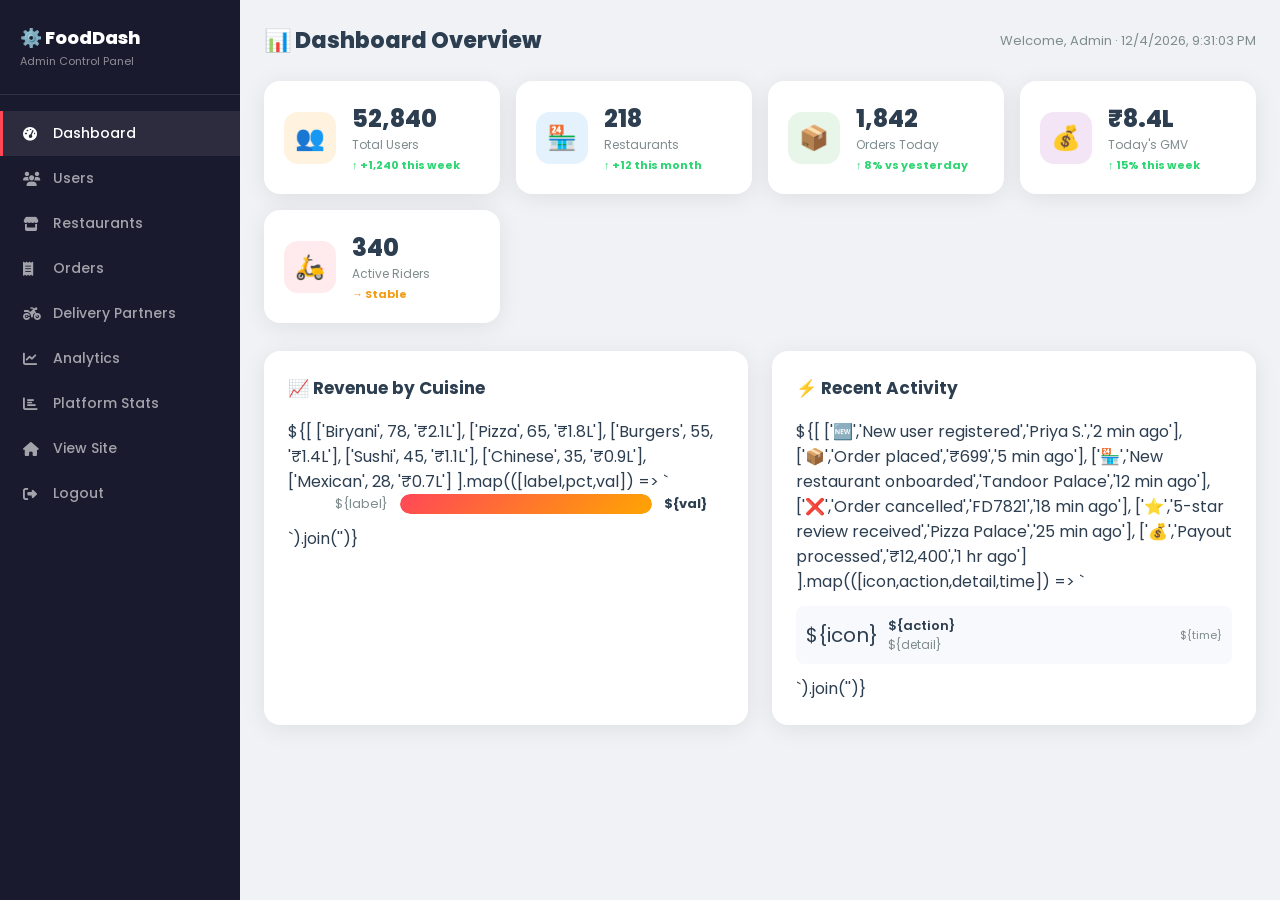
<file: pages/admin.html>
<!DOCTYPE html>
<html lang="en">
<head>
  <meta charset="UTF-8"/>
  <meta name="viewport" content="width=device-width, initial-scale=1.0"/>
  <title>Admin Panel — FoodDash</title>
  <link rel="stylesheet" href="../css/style.css"/>
  <link href="https://fonts.googleapis.com/css2?family=Poppins:wght@300;400;500;600;700;800&display=swap" rel="stylesheet"/>
  <link rel="stylesheet" href="https://cdnjs.cloudflare.com/ajax/libs/font-awesome/6.4.0/css/all.min.css"/>
  <style>
    body { background: #f0f2f5; font-family: 'Poppins', sans-serif; }
    .admin-layout { display: flex; min-height: 100vh; }
    /* Sidebar */
    .admin-sidebar { width: 240px; background: #1a1a2e; color: white; flex-shrink: 0; position: fixed; height: 100vh; overflow-y: auto; }
    .admin-logo { padding: 24px 20px; border-bottom: 1px solid rgba(255,255,255,0.1); }
    .admin-logo h2 { font-size: 18px; font-weight: 800; }
    .admin-logo p  { font-size: 11px; opacity: 0.5; margin-top: 2px; }
    .admin-nav { padding: 16px 0; }
    .admin-nav-item { display: flex; align-items: center; gap: 12px; padding: 12px 20px; font-size: 14px; font-weight: 500; cursor: pointer; color: rgba(255,255,255,0.6); transition: all 0.2s; border-left: 3px solid transparent; }
    .admin-nav-item:hover, .admin-nav-item.active { color: white; background: rgba(255,255,255,0.08); border-left-color: var(--primary); }
    .admin-nav-item i { width: 18px; }
    /* Main */
    .admin-main { margin-left: 240px; flex: 1; padding: 24px; }
    .admin-header { display: flex; align-items: center; justify-content: space-between; margin-bottom: 24px; }
    .admin-header h1 { font-size: 22px; font-weight: 800; }
    /* KPI Grid */
    .kpi-grid { display: grid; grid-template-columns: repeat(auto-fit, minmax(200px, 1fr)); gap: 16px; margin-bottom: 28px; }
    .kpi-card { background: white; border-radius: var(--radius); padding: 20px; box-shadow: var(--shadow); display: flex; align-items: center; gap: 16px; }
    .kpi-icon { width: 52px; height: 52px; border-radius: 14px; display: flex; align-items: center; justify-content: center; font-size: 24px; flex-shrink: 0; }
    .kpi-icon.orange  { background: #fff3e0; }
    .kpi-icon.blue    { background: #e3f2fd; }
    .kpi-icon.green   { background: #e8f5e9; }
    .kpi-icon.purple  { background: #f3e5f5; }
    .kpi-icon.red     { background: #ffebee; }
    .kpi-body h3 { font-size: 24px; font-weight: 800; }
    .kpi-body p  { font-size: 12px; color: var(--text-light); }
    .kpi-body .trend { font-size: 11px; font-weight: 700; margin-top: 3px; }
    /* Panel */
    .panel { background: white; border-radius: var(--radius); box-shadow: var(--shadow); padding: 24px; margin-bottom: 24px; }
    .panel-title { font-size: 17px; font-weight: 700; margin-bottom: 18px; display: flex; align-items: center; justify-content: space-between; }
    /* Table */
    .admin-table { width: 100%; border-collapse: collapse; }
    .admin-table th { text-align: left; font-size: 11px; font-weight: 700; text-transform: uppercase; color: var(--text-light); padding: 0 12px 12px; border-bottom: 2px solid var(--border); }
    .admin-table td { padding: 12px; font-size: 13px; border-bottom: 1px solid var(--border); }
    .admin-table tr:last-child td { border-bottom: none; }
    .admin-table tr:hover td { background: #f8f9fc; }
    .user-avatar { width: 32px; height: 32px; border-radius: 50%; background: linear-gradient(135deg,var(--primary),var(--secondary)); display: flex; align-items: center; justify-content: center; font-size: 14px; color: white; font-weight: 700; }
    .action-icon { padding: 6px 10px; border: none; border-radius: 6px; cursor: pointer; font-size: 13px; transition: all 0.2s; }
    .action-icon:hover { transform: scale(1.1); }
    /* Chart */
    .chart-bar-row { display: flex; align-items: center; gap: 12px; margin-bottom: 12px; }
    .chart-bar-label { width: 100px; font-size: 13px; color: var(--text-light); flex-shrink: 0; text-align: right; }
    .chart-bar-track { flex: 1; height: 20px; background: #f0f0f0; border-radius: 10px; overflow: hidden; }
    .chart-bar-fill { height: 100%; border-radius: 10px; background: linear-gradient(135deg,var(--primary),var(--secondary)); transition: width 1s ease; }
    .chart-bar-val { width: 60px; font-size: 13px; font-weight: 700; flex-shrink: 0; }
    @media(max-width:768px){ .admin-sidebar{display:none;} .admin-main{margin-left:0;} }
  </style>
</head>
<body>
  <div class="admin-layout">
    <aside class="admin-sidebar">
      <div class="admin-logo">
        <h2>⚙️ FoodDash</h2>
        <p>Admin Control Panel</p>
      </div>
      <nav class="admin-nav">
        <div class="admin-nav-item active" onclick="showPanel('dashboard',this)"><i class="fas fa-tachometer-alt"></i> Dashboard</div>
        <div class="admin-nav-item" onclick="showPanel('users',this)"><i class="fas fa-users"></i> Users</div>
        <div class="admin-nav-item" onclick="showPanel('restaurants',this)"><i class="fas fa-store"></i> Restaurants</div>
        <div class="admin-nav-item" onclick="showPanel('orders',this)"><i class="fas fa-receipt"></i> Orders</div>
        <div class="admin-nav-item" onclick="showPanel('riders',this)"><i class="fas fa-motorcycle"></i> Delivery Partners</div>
        <div class="admin-nav-item" onclick="showPanel('analytics',this)"><i class="fas fa-chart-line"></i> Analytics</div>
        <div class="admin-nav-item" onclick="window.location.href='statistics.html'"><i class="fas fa-chart-bar"></i> Platform Stats</div>
        <div class="admin-nav-item" onclick="window.location.href='../index.html'"><i class="fas fa-home"></i> View Site</div>
        <div class="admin-nav-item" onclick="Auth.logout()"><i class="fas fa-sign-out-alt"></i> Logout</div>
      </nav>
    </aside>

    <main class="admin-main">
      <div class="admin-header">
        <h1 id="adminPanelTitle">📊 Dashboard Overview</h1>
        <div style="font-size:13px;color:var(--text-light)">Welcome, Admin · <span id="adminTime"></span></div>
      </div>

      <!-- KPI Cards -->
      <div class="kpi-grid">
        <div class="kpi-card"><div class="kpi-icon orange">👥</div><div class="kpi-body"><h3>52,840</h3><p>Total Users</p><div class="trend" style="color:var(--accent)">↑ +1,240 this week</div></div></div>
        <div class="kpi-card"><div class="kpi-icon blue">🏪</div><div class="kpi-body"><h3>218</h3><p>Restaurants</p><div class="trend" style="color:var(--accent)">↑ +12 this month</div></div></div>
        <div class="kpi-card"><div class="kpi-icon green">📦</div><div class="kpi-body"><h3>1,842</h3><p>Orders Today</p><div class="trend" style="color:var(--accent)">↑ 8% vs yesterday</div></div></div>
        <div class="kpi-card"><div class="kpi-icon purple">💰</div><div class="kpi-body"><h3>₹8.4L</h3><p>Today's GMV</p><div class="trend" style="color:var(--accent)">↑ 15% this week</div></div></div>
        <div class="kpi-card"><div class="kpi-icon red">🛵</div><div class="kpi-body"><h3>340</h3><p>Active Riders</p><div class="trend" style="color:#f39c12">→ Stable</div></div></div>
      </div>

      <!-- Dashboard Panel -->
      <div id="panel-dashboard">
        <div style="display:grid;grid-template-columns:1fr 1fr;gap:24px">
          <div class="panel">
            <div class="panel-title">📈 Revenue by Cuisine</div>
            ${[
              ['Biryani',  78, '₹2.1L'],
              ['Pizza',    65, '₹1.8L'],
              ['Burgers',  55, '₹1.4L'],
              ['Sushi',    45, '₹1.1L'],
              ['Chinese',  35, '₹0.9L'],
              ['Mexican',  28, '₹0.7L']
            ].map(([label,pct,val]) => `
              <div class="chart-bar-row">
                <div class="chart-bar-label">${label}</div>
                <div class="chart-bar-track"><div class="chart-bar-fill" style="width:${pct}%"></div></div>
                <div class="chart-bar-val">${val}</div>
              </div>`).join('')}
          </div>
          <div class="panel">
            <div class="panel-title">⚡ Recent Activity</div>
            <div style="display:flex;flex-direction:column;gap:12px">
              ${[
                ['🆕','New user registered','Priya S.','2 min ago'],
                ['📦','Order placed','₹699','5 min ago'],
                ['🏪','New restaurant onboarded','Tandoor Palace','12 min ago'],
                ['❌','Order cancelled','FD7821','18 min ago'],
                ['⭐','5-star review received','Pizza Palace','25 min ago'],
                ['💰','Payout processed','₹12,400','1 hr ago']
              ].map(([icon,action,detail,time]) => `
                <div style="display:flex;align-items:center;gap:10px;padding:10px;background:#f8f9fc;border-radius:8px">
                  <span style="font-size:20px">${icon}</span>
                  <div style="flex:1"><div style="font-size:13px;font-weight:600">${action}</div><div style="font-size:12px;color:var(--text-light)">${detail}</div></div>
                  <div style="font-size:11px;color:var(--text-light)">${time}</div>
                </div>`).join('')}
            </div>
          </div>
        </div>
      </div>

      <!-- Users Panel -->
      <div id="panel-users" style="display:none">
        <div class="panel">
          <div class="panel-title">Users Management <span style="font-size:13px;color:var(--text-light);font-weight:400">52,840 total</span></div>
          <div style="overflow-x:auto">
            <table class="admin-table">
              <thead><tr><th>User</th><th>Email</th><th>Phone</th><th>Orders</th><th>Total Spent</th><th>Joined</th><th>Status</th><th>Actions</th></tr></thead>
              <tbody>
                ${[
                  ['A','Amit Kumar',  'amit@example.com',  '+91 98765','28','₹14,200','Jan 2026','active'],
                  ['P','Priya Sharma','priya@example.com', '+91 87654','15','₹8,900', 'Mar 2026','active'],
                  ['R','Rohan Verma', 'rohan@example.com', '+91 76543','42','₹21,600','Nov 2025','active'],
                  ['S','Sneha Patel', 'sneha@example.com', '+91 65432','7', '₹3,400', 'Jul 2026','suspended']
                ].map(([init,name,email,phone,orders,spent,joined,status]) => `
                  <tr>
                    <td><div style="display:flex;align-items:center;gap:10px"><div class="user-avatar">${init}</div><strong>${name}</strong></div></td>
                    <td style="color:var(--text-light)">${email}</td>
                    <td style="color:var(--text-light)">${phone}</td>
                    <td><strong>${orders}</strong></td>
                    <td><strong>${spent}</strong></td>
                    <td style="color:var(--text-light)">${joined}</td>
                    <td><span class="badge ${status==='active'?'badge-green':'badge-red'}">${status}</span></td>
                    <td>
                      <button class="action-icon" style="background:#e8f4fd" onclick="Toast.show('User details','info')">👁️</button>
                      <button class="action-icon" style="background:#ffeaea" onclick="Toast.show('User action applied','success')">⚡</button>
                    </td>
                  </tr>`).join('')}
              </tbody>
            </table>
          </div>
        </div>
      </div>

      <!-- Restaurants Panel -->
      <div id="panel-restaurants" style="display:none">
        <div class="panel">
          <div class="panel-title">Restaurants Management <span style="font-size:13px;color:var(--text-light);font-weight:400">218 total</span></div>
          <div style="overflow-x:auto">
            <table class="admin-table">
              <thead><tr><th>Restaurant</th><th>Cuisine</th><th>Rating</th><th>Orders</th><th>Revenue</th><th>Status</th><th>Actions</th></tr></thead>
              <tbody id="restTableBody"></tbody>
            </table>
          </div>
        </div>
      </div>

      <!-- Orders Panel -->
      <div id="panel-orders" style="display:none">
        <div class="panel">
          <div class="panel-title">All Orders <span style="font-size:13px;color:var(--text-light);font-weight:400">1,842 today</span></div>
          <div style="overflow-x:auto">
            <table class="admin-table">
              <thead><tr><th>Order ID</th><th>Customer</th><th>Restaurant</th><th>Amount</th><th>Status</th><th>Time</th><th>Action</th></tr></thead>
              <tbody>
                ${[
                  ['FD9001','Amit Kumar',  'Pizza Palace',   '₹748','delivered','2:30 PM'],
                  ['FD9002','Priya Sharma','Biryani Bazaar', '₹428','preparing', '2:45 PM'],
                  ['FD9003','Rohan Verma', 'Burger Barn',    '₹348','confirmed', '2:50 PM'],
                  ['FD9004','Sneha Patel', 'Sushi Central',  '₹899','on-the-way','2:55 PM'],
                  ['FD9005','Karan Mehta', 'Taco Fiesta',    '₹578','cancelled', '3:00 PM']
                ].map(([id,cust,rest,amt,status,time]) => `
                  <tr>
                    <td><strong>#${id}</strong></td>
                    <td>${cust}</td>
                    <td>${rest}</td>
                    <td><strong>${amt}</strong></td>
                    <td><span class="badge ${{'delivered':'badge-green','cancelled':'badge-red','confirmed':'badge-yellow','preparing':'badge-blue','on-the-way':'badge-blue'}[status]}">${status}</span></td>
                    <td style="color:var(--text-light)">${time}</td>
                    <td><button class="action-icon" style="background:#e8f4fd" onclick="Toast.show('Order #${id} details','info')">👁️</button></td>
                  </tr>`).join('')}
              </tbody>
            </table>
          </div>
        </div>
      </div>

      <!-- Riders Panel -->
      <div id="panel-riders" style="display:none">
        <div class="panel">
          <div class="panel-title">Delivery Partners <span style="font-size:13px;color:var(--text-light);font-weight:400">340 active</span></div>
          <div style="overflow-x:auto">
            <table class="admin-table">
              <thead><tr><th>Rider</th><th>Zone</th><th>Status</th><th>Today</th><th>Rating</th><th>Earnings</th><th>Actions</th></tr></thead>
              <tbody>
                ${[
                  ['Rahul Kumar', 'North Delhi','online', '8 deliveries','4.8⭐','₹640'],
                  ['Arjun Sharma','South Delhi','busy',   '5 deliveries','4.7⭐','₹400'],
                  ['Deepak Singh','East Delhi', 'online', '12 deliveries','4.9⭐','₹960'],
                  ['Mohan Das',   'West Delhi', 'offline','3 deliveries', '4.5⭐','₹240']
                ].map(([name,zone,status,today,rating,earn]) => `
                  <tr>
                    <td><div style="display:flex;align-items:center;gap:10px"><span style="font-size:20px">🛵</span><strong>${name}</strong></div></td>
                    <td style="color:var(--text-light)">${zone}</td>
                    <td><span class="badge ${{online:'badge-green',busy:'badge-yellow',offline:'badge-red'}[status]}">${status}</span></td>
                    <td>${today}</td>
                    <td>${rating}</td>
                    <td style="color:var(--accent);font-weight:700">${earn}</td>
                    <td><button class="action-icon" style="background:#e8f4fd" onclick="Toast.show('Rider details','info')">👁️</button></td>
                  </tr>`).join('')}
              </tbody>
            </table>
          </div>
        </div>
      </div>

      <!-- Analytics Panel -->
      <div id="panel-analytics" style="display:none">
        <div class="panel">
          <div class="panel-title">📈 Platform Analytics</div>
          <div style="display:grid;grid-template-columns:1fr 1fr 1fr;gap:20px">
            <div style="text-align:center;padding:20px;background:#f8f9fc;border-radius:12px">
              <div style="font-size:36px;font-weight:800;color:var(--primary)">₹42L</div>
              <div style="color:var(--text-light);font-size:14px">Monthly GMV</div>
              <div style="color:var(--accent);font-size:12px;font-weight:700;margin-top:4px">↑ 23% MoM</div>
            </div>
            <div style="text-align:center;padding:20px;background:#f8f9fc;border-radius:12px">
              <div style="font-size:36px;font-weight:800;color:var(--secondary)">4.7</div>
              <div style="color:var(--text-light);font-size:14px">Avg Platform Rating</div>
              <div style="color:var(--accent);font-size:12px;font-weight:700;margin-top:4px">↑ 0.2 this quarter</div>
            </div>
            <div style="text-align:center;padding:20px;background:#f8f9fc;border-radius:12px">
              <div style="font-size:36px;font-weight:800;color:var(--accent)">94%</div>
              <div style="color:var(--text-light);font-size:14px">On-Time Delivery</div>
              <div style="color:var(--accent);font-size:12px;font-weight:700;margin-top:4px">↑ 2% this month</div>
            </div>
          </div>
        </div>
      </div>
    </main>
  </div>

  <script src="../data/restaurants.js"></script>
  <script src="../js/app.js"></script>
  <script>
    document.addEventListener('DOMContentLoaded', () => {
      document.getElementById('adminTime').textContent = new Date().toLocaleString();
      // Populate restaurants table
      const tbody = document.getElementById('restTableBody');
      if (tbody) {
        tbody.innerHTML = RESTAURANTS.map(r => `
          <tr>
            <td><div style="display:flex;align-items:center;gap:10px"><span style="font-size:24px">${r.emoji}</span><strong>${r.name}</strong></div></td>
            <td style="color:var(--text-light)">${r.cuisine.join(', ')}</td>
            <td>⭐ ${r.rating} (${r.reviews.toLocaleString()})</td>
            <td>${Math.floor(Math.random()*500+100)}</td>
            <td style="color:var(--accent);font-weight:700">₹${(Math.floor(Math.random()*50+20)*1000).toLocaleString()}</td>
            <td><span class="badge badge-green">Active</span></td>
            <td>
              <button class="action-icon" style="background:#e8f4fd" onclick="Toast.show('${r.name} details','info')">👁️</button>
              <button class="action-icon" style="background:#ffeaea" onclick="Toast.show('${r.name} suspended','info')">⚡</button>
            </td>
          </tr>`).join('');
      }
    });

    function showPanel(name, el) {
      ['dashboard','users','restaurants','orders','riders','analytics'].forEach(p => {
        const panel = document.getElementById('panel-'+p);
        if (panel) panel.style.display = p === name ? 'block' : 'none';
      });
      document.querySelectorAll('.admin-nav-item').forEach(i => i.classList.remove('active'));
      el.classList.add('active');
      const titles = {dashboard:'📊 Dashboard Overview',users:'👥 Users Management',restaurants:'🏪 Restaurants',orders:'📦 All Orders',riders:'🛵 Delivery Partners',analytics:'📈 Analytics'};
      document.getElementById('adminPanelTitle').textContent = titles[name];
    }
  </script>
</body>
</html>
</file>
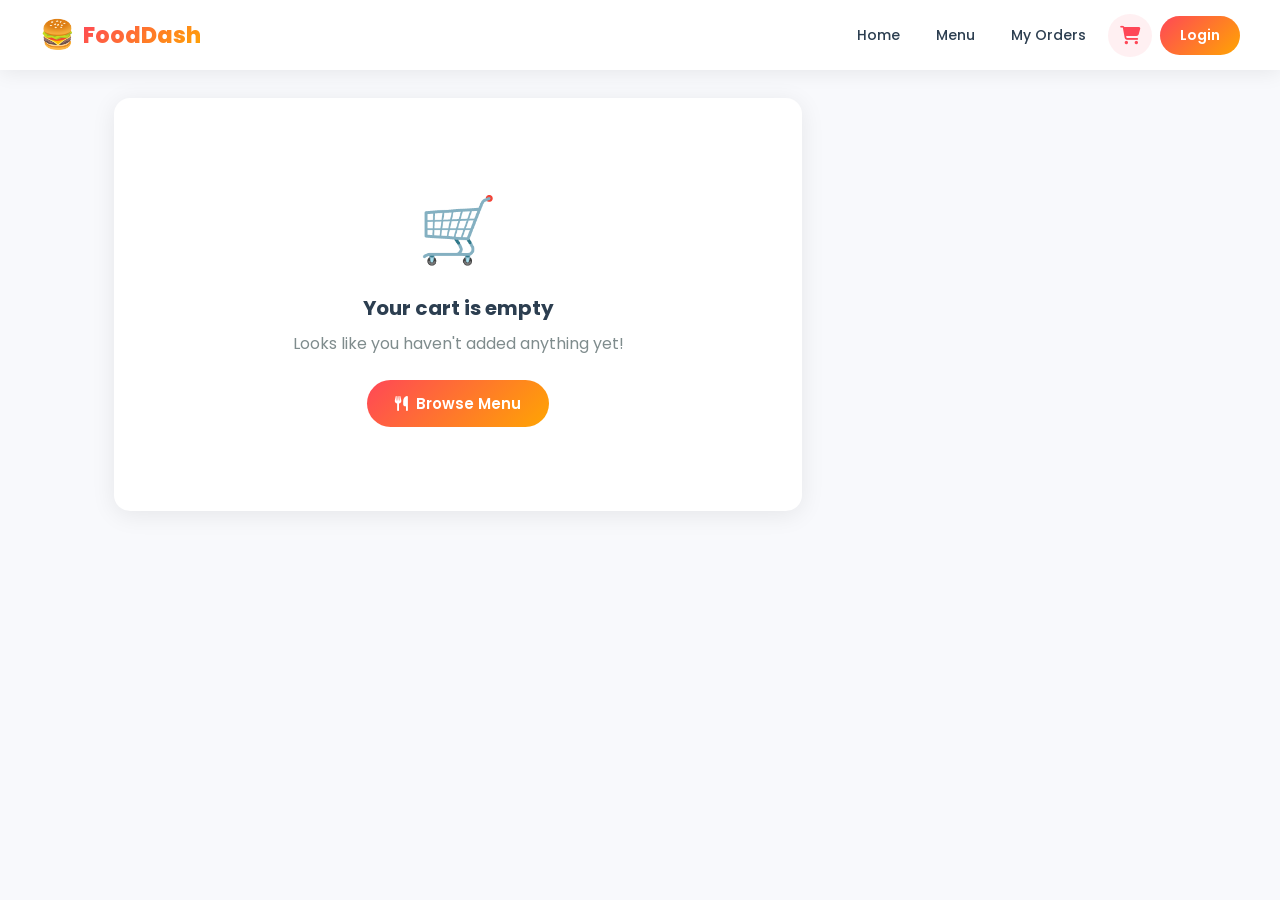
<file: pages/cart.html>
<!DOCTYPE html>
<html lang="en">
<head>
  <meta charset="UTF-8"/>
  <meta name="viewport" content="width=device-width, initial-scale=1.0"/>
  <title>Cart — FoodDash</title>
  <link rel="stylesheet" href="../css/style.css"/>
  <link href="https://fonts.googleapis.com/css2?family=Poppins:wght@300;400;500;600;700;800&display=swap" rel="stylesheet"/>
  <link rel="stylesheet" href="https://cdnjs.cloudflare.com/ajax/libs/font-awesome/6.4.0/css/all.min.css"/>
  <style>
    body { padding-top: 70px; background: #f8f9fc; }
    .cart-layout { max-width: 1100px; margin: 0 auto; padding: 28px 24px; display: flex; gap: 24px; align-items: flex-start; }
    .cart-main { flex: 1; }
    .cart-sidebar { width: 340px; flex-shrink: 0; position: sticky; top: 90px; }
    .section-card { background: white; border-radius: var(--radius); box-shadow: var(--shadow); padding: 24px; margin-bottom: 16px; }
    .section-card-title { font-size: 18px; font-weight: 700; margin-bottom: 18px; display: flex; align-items: center; gap: 8px; }
    /* Cart Items */
    .cart-item { display: flex; gap: 14px; padding: 14px 0; border-bottom: 1px solid var(--border); }
    .cart-item:last-child { border-bottom: none; }
    .cart-item-img { width: 72px; height: 72px; border-radius: 12px; background: linear-gradient(135deg,#fff0e0,#ffe8f0); display: flex; align-items: center; justify-content: center; font-size: 36px; flex-shrink: 0; }
    .cart-item-body { flex: 1; }
    .cart-item-name { font-size: 15px; font-weight: 700; margin-bottom: 3px; }
    .cart-item-rest { font-size: 12px; color: var(--text-light); margin-bottom: 10px; }
    .cart-item-footer { display: flex; align-items: center; justify-content: space-between; }
    .cart-item-price { font-size: 16px; font-weight: 800; color: var(--primary); }
    .qty-ctrl { display: flex; align-items: center; gap: 8px; }
    .qty-b { background: #f0f4ff; border: none; width: 28px; height: 28px; border-radius: 50%; font-size: 16px; cursor: pointer; transition: all 0.2s; display: flex; align-items: center; justify-content: center; font-weight: 700; color: var(--primary); }
    .qty-b:hover { background: var(--primary); color: white; }
    .qty-n { font-size: 15px; font-weight: 700; min-width: 24px; text-align: center; }
    .remove-btn { background: none; border: none; color: #ccc; cursor: pointer; font-size: 16px; transition: color 0.2s; }
    .remove-btn:hover { color: var(--primary); }
    /* Address */
    .address-option { display: flex; gap: 12px; padding: 14px; border: 2px solid var(--border); border-radius: 12px; cursor: pointer; transition: all 0.3s; margin-bottom: 10px; }
    .address-option.selected { border-color: var(--primary); background: #fff5f5; }
    .address-icon { font-size: 24px; }
    .address-body h4 { font-size: 14px; font-weight: 700; }
    .address-body p  { font-size: 12px; color: var(--text-light); margin-top: 2px; }
    /* Payment */
    .payment-option { display: flex; align-items: center; gap: 12px; padding: 12px 14px; border: 2px solid var(--border); border-radius: 12px; cursor: pointer; transition: all 0.3s; margin-bottom: 10px; }
    .payment-option.selected { border-color: var(--primary); background: #fff5f5; }
    .payment-option input { accent-color: var(--primary); }
    .payment-icon { font-size: 22px; }
    .payment-label { font-size: 14px; font-weight: 600; }
    /* Summary */
    .summary-row { display: flex; justify-content: space-between; font-size: 14px; margin-bottom: 12px; }
    .summary-row.total { font-size: 17px; font-weight: 800; padding-top: 12px; border-top: 2px solid var(--border); margin-top: 4px; }
    .coupon-row { display: flex; gap: 10px; margin-bottom: 16px; }
    .coupon-row input { flex: 1; border: 2px solid var(--border); border-radius: 50px; padding: 10px 16px; font-family: inherit; font-size: 13px; outline: none; transition: all 0.3s; }
    .coupon-row input:focus { border-color: var(--primary); }
    .coupon-row button { background: var(--primary); color: white; border: none; padding: 10px 18px; border-radius: 50px; font-family: inherit; font-weight: 700; cursor: pointer; font-size: 13px; }
    .place-order-btn { width: 100%; padding: 15px; background: linear-gradient(135deg,var(--primary),var(--secondary)); color: white; border: none; border-radius: 50px; font-family: inherit; font-size: 16px; font-weight: 700; cursor: pointer; transition: all 0.3s; }
    .place-order-btn:hover { transform: translateY(-2px); box-shadow: 0 8px 24px rgba(255,71,87,0.4); }
    .discount-text { color: var(--accent); font-weight: 600; }
    @media(max-width:768px){ .cart-layout{flex-direction:column;} .cart-sidebar{width:100%;position:static;} }
  </style>
</head>
<body>
  <nav class="navbar" id="navbar">
    <div class="nav-brand" onclick="window.location.href='../index.html'" style="cursor:pointer">
      <span class="brand-icon">🍔</span><span class="brand-name">FoodDash</span>
    </div>
    <div class="nav-links">
      <a href="../index.html" class="nav-link">Home</a>
      <a href="menu.html" class="nav-link">Menu</a>
      <a href="orders.html" class="nav-link">My Orders</a>
      <a href="cart.html" class="nav-link cart-link active">
        <i class="fas fa-shopping-cart"></i>
        <span class="cart-badge" id="cartBadge">0</span>
      </a>
      <a href="login.html" class="nav-link btn-login" id="authBtn">Login</a>
    </div>
  </nav>

  <div class="cart-layout">
    <!-- Left: Cart Items + Address + Payment -->
    <div class="cart-main" id="cartMain">
      <!-- Rendered by JS -->
    </div>

    <!-- Right: Order Summary -->
    <div class="cart-sidebar" id="cartSidebar">
      <!-- Rendered by JS -->
    </div>
  </div>

  <script src="../data/restaurants.js"></script>
  <script src="../js/app.js"></script>
  <script>
    let selectedAddress = 0;
    let selectedPayment = 'upi';
    let appliedCoupon   = null;

    const COUPONS = {
      FOODDASH40: { type: 'percent', value: 40, max: 200 },
      FIRST50:    { type: 'flat',    value: 50 },
      NEWUSER:    { type: 'percent', value: 25, max: 100 }
    };

    const ADDRESSES = [
      { icon: '🏠', label: 'Home',   addr: '123 Main Street, Sector 12, New Delhi - 110001' },
      { icon: '💼', label: 'Work',   addr: '456 Business Park, Connaught Place, New Delhi - 110002' },
      { icon: '📍', label: 'Other',  addr: 'Add a new address...' }
    ];

    document.addEventListener('DOMContentLoaded', renderCart);

    function renderCart() {
      const main    = document.getElementById('cartMain');
      const sidebar = document.getElementById('cartSidebar');

      if (!Cart.items.length) {
        main.innerHTML = `
          <div class="section-card">
            <div class="empty-state">
              <div class="empty-icon">🛒</div>
              <h3>Your cart is empty</h3>
              <p>Looks like you haven't added anything yet!</p>
              <button class="btn-primary" onclick="window.location.href='menu.html'">
                <i class="fas fa-utensils"></i> Browse Menu
              </button>
            </div>
          </div>`;
        sidebar.innerHTML = '';
        return;
      }

      // Cart items
      main.innerHTML = `
        <div class="section-card">
          <div class="section-card-title">🛒 Your Cart <span style="font-size:13px;color:var(--text-light);font-weight:400">(${Cart.count} items)</span></div>
          <div id="cartItemsList">
            ${Cart.items.map(renderCartItem).join('')}
          </div>
          <div style="margin-top:16px;display:flex;justify-content:space-between;align-items:center">
            <button onclick="Cart.clear();renderCart()" style="background:none;border:none;color:var(--primary);font-family:inherit;font-size:13px;font-weight:600;cursor:pointer">🗑️ Clear cart</button>
            <a href="menu.html" style="color:var(--primary);font-size:13px;font-weight:600;text-decoration:none">+ Add more items</a>
          </div>
        </div>

        <div class="section-card">
          <div class="section-card-title">📍 Delivery Address</div>
          ${ADDRESSES.map((a,i) => `
            <div class="address-option ${i===selectedAddress?'selected':''}" onclick="selectAddress(${i})">
              <div class="address-icon">${a.icon}</div>
              <div class="address-body">
                <h4>${a.label}</h4>
                <p>${a.addr}</p>
              </div>
            </div>`).join('')}
        </div>

        <div class="section-card">
          <div class="section-card-title">💳 Payment Method</div>
          ${[
            { id: 'upi',  icon: '📱', label: 'UPI (PhonePe / GPay / Paytm)' },
            { id: 'card', icon: '💳', label: 'Credit / Debit Card' },
            { id: 'nb',   icon: '🏦', label: 'Net Banking' },
            { id: 'cod',  icon: '💵', label: 'Cash on Delivery' }
          ].map(p => `
            <div class="payment-option ${p.id===selectedPayment?'selected':''}" onclick="selectPayment('${p.id}')">
              <input type="radio" name="payment" ${p.id===selectedPayment?'checked':''} />
              <span class="payment-icon">${p.icon}</span>
              <span class="payment-label">${p.label}</span>
            </div>`).join('')}
        </div>`;

      renderSummary();
    }

    function renderCartItem(item) {
      return `
        <div class="cart-item" id="ci-${item.id}">
          <div class="cart-item-img">${item.emoji}</div>
          <div class="cart-item-body">
            <div class="cart-item-name">${item.name}</div>
            <div class="cart-item-rest">${item.restaurant}</div>
            <div class="cart-item-footer">
              <span class="cart-item-price">₹${item.price * item.qty}</span>
              <div style="display:flex;align-items:center;gap:10px">
                <div class="qty-ctrl">
                  <button class="qty-b" onclick="cartChangeQty(${item.id},-1)">−</button>
                  <span class="qty-n" id="cqty-${item.id}">${item.qty}</span>
                  <button class="qty-b" onclick="cartChangeQty(${item.id},1)">+</button>
                </div>
                <button class="remove-btn" onclick="cartRemove(${item.id})"><i class="fas fa-trash"></i></button>
              </div>
            </div>
          </div>
        </div>`;
    }

    function renderSummary() {
      const discount  = calcDiscount();
      const subtotal  = Cart.subtotal;
      const delivery  = subtotal > 499 ? 0 : 29;
      const taxes     = Math.round((subtotal - discount) * 0.05);
      const total     = subtotal - discount + delivery + taxes;

      document.getElementById('cartSidebar').innerHTML = `
        <div class="section-card">
          <div class="section-card-title">🧾 Order Summary</div>
          <div class="coupon-row">
            <input type="text" id="couponInput" placeholder="Enter coupon code" style="text-transform:uppercase"/>
            <button onclick="applyCoupon()">Apply</button>
          </div>
          ${appliedCoupon ? `<div style="background:#e8f8f0;color:#27ae60;padding:8px 12px;border-radius:8px;font-size:13px;font-weight:600;margin-bottom:12px">✅ Coupon "${appliedCoupon}" applied!</div>` : ''}
          <div class="summary-row"><span>Subtotal</span><span>₹${subtotal}</span></div>
          ${discount > 0 ? `<div class="summary-row"><span>Discount</span><span class="discount-text">−₹${discount}</span></div>` : ''}
          <div class="summary-row"><span>Delivery Fee</span><span>${delivery === 0 ? '<span style="color:#27ae60;font-weight:600">FREE</span>' : '₹'+delivery}</span></div>
          <div class="summary-row"><span>GST (5%)</span><span>₹${taxes}</span></div>
          <div class="summary-row total"><span>Total</span><span>₹${total}</span></div>
          ${subtotal < 499 ? `<p style="font-size:12px;color:var(--text-light);margin-bottom:14px">Add ₹${499-subtotal} more for free delivery!</p>` : ''}
          <button class="place-order-btn" onclick="placeOrder(${total})">
            <i class="fas fa-check-circle"></i> Place Order · ₹${total}
          </button>
          <p style="text-align:center;font-size:12px;color:var(--text-light);margin-top:10px">🔒 100% Secure Payment</p>
        </div>`;
    }

    function calcDiscount() {
      if (!appliedCoupon || !COUPONS[appliedCoupon]) return 0;
      const c = COUPONS[appliedCoupon];
      if (c.type === 'flat') return Math.min(c.value, Cart.subtotal);
      if (c.type === 'percent') return Math.min(Math.round(Cart.subtotal * c.value / 100), c.max || Infinity);
      return 0;
    }

    function cartChangeQty(id, delta) {
      const item = Cart.items.find(i => i.id === id);
      Cart.updateQty(id, (item?.qty || 0) + delta);
      renderCart();
    }

    function cartRemove(id) {
      Cart.remove(id);
      renderCart();
      Toast.show('Item removed from cart', 'info');
    }

    function selectAddress(i) {
      selectedAddress = i;
      renderCart();
    }

    function selectPayment(id) {
      selectedPayment = id;
      renderCart();
    }

    function applyCoupon() {
      const code = document.getElementById('couponInput').value.trim().toUpperCase();
      if (!code) return;
      if (COUPONS[code]) {
        appliedCoupon = code;
        Toast.show('Coupon applied! 🎉', 'success');
      } else {
        Toast.show('Invalid coupon code', 'error');
      }
      renderSummary();
    }

    function placeOrder(total) {
      const user = Auth.getUser();
      if (!user) {
        Toast.show('Please login to place an order', 'error');
        setTimeout(() => window.location.href = 'login.html', 1000);
        return;
      }
      const order = {
        id: generateOrderId(),
        items: [...Cart.items],
        total,
        payment: selectedPayment,
        address: ADDRESSES[selectedAddress].addr,
        status: 'confirmed',
        placedAt: new Date().toISOString(),
        restaurant: Cart.items[0]?.restaurant || 'FoodDash',
        estimatedTime: 35
      };
      saveOrder(order);
      Cart.clear();
      Toast.show('Order placed successfully! 🎉', 'success');
      setTimeout(() => window.location.href = `tracking.html?id=${order.id}`, 1200);
    }
  </script>
</body>
</html>
</file>
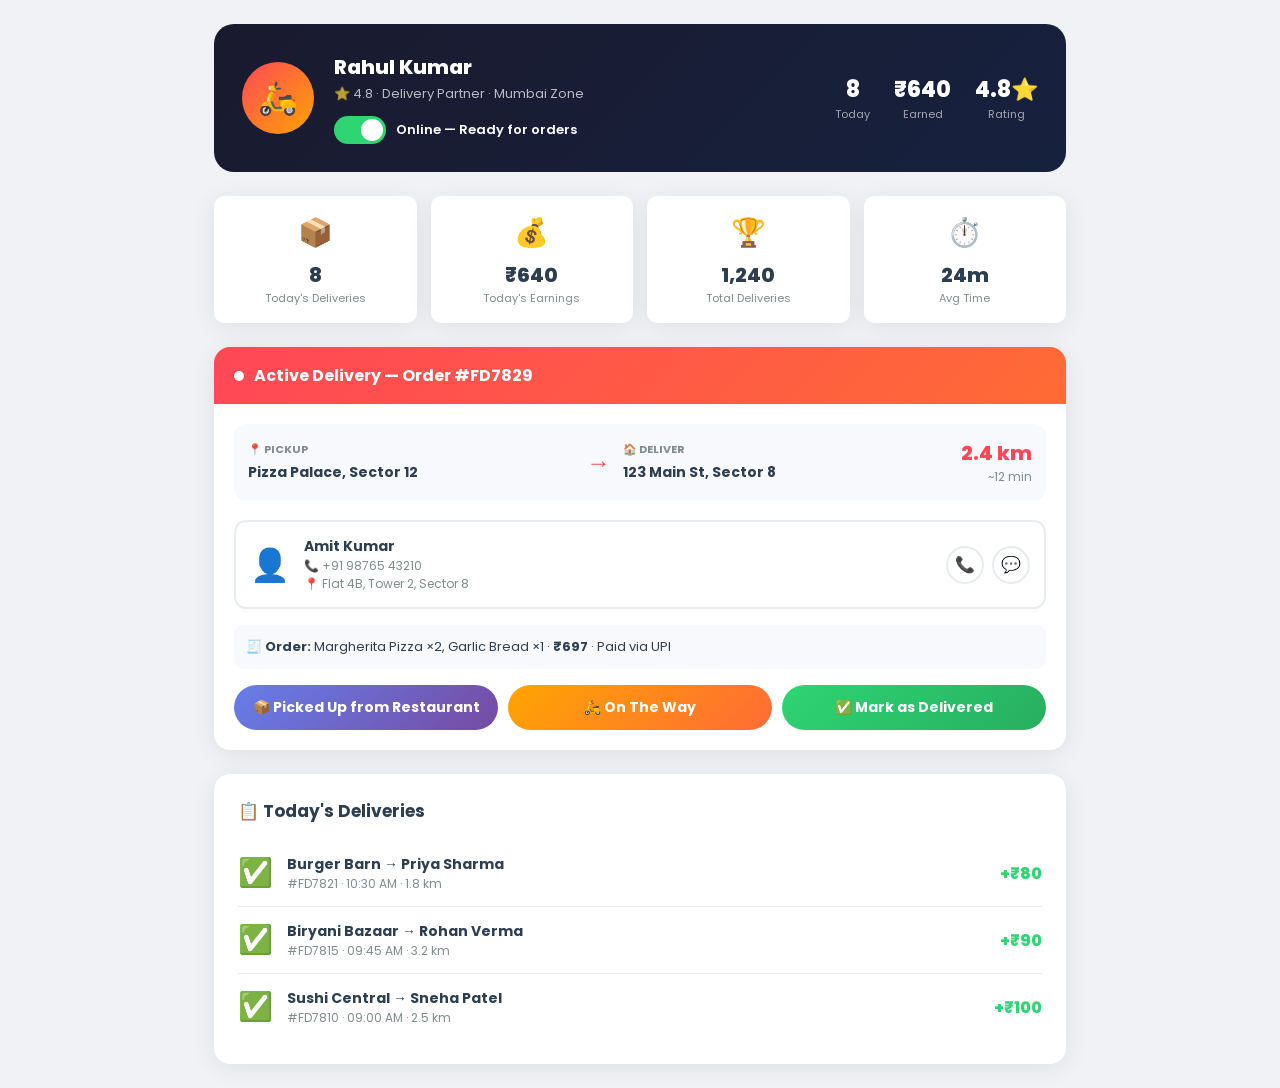
<file: pages/delivery-dashboard.html>
<!DOCTYPE html>
<html lang="en">
<head>
  <meta charset="UTF-8"/>
  <meta name="viewport" content="width=device-width, initial-scale=1.0"/>
  <title>Delivery Dashboard — FoodDash</title>
  <link rel="stylesheet" href="../css/style.css"/>
  <link href="https://fonts.googleapis.com/css2?family=Poppins:wght@300;400;500;600;700;800&display=swap" rel="stylesheet"/>
  <link rel="stylesheet" href="https://cdnjs.cloudflare.com/ajax/libs/font-awesome/6.4.0/css/all.min.css"/>
  <style>
    body { background: #f0f2f5; font-family: 'Poppins', sans-serif; }
    .dash-layout { max-width: 900px; margin: 0 auto; padding: 24px; }
    /* Profile Header */
    .rider-header { background: linear-gradient(135deg, var(--dark), var(--dark2)); color: white; border-radius: 20px; padding: 28px; display: flex; gap: 20px; align-items: center; margin-bottom: 24px; }
    .rider-avatar { width: 72px; height: 72px; border-radius: 50%; background: linear-gradient(135deg,var(--primary),var(--secondary)); display: flex; align-items: center; justify-content: center; font-size: 32px; flex-shrink: 0; }
    .rider-info h2 { font-size: 20px; font-weight: 800; }
    .rider-info p  { opacity: 0.7; font-size: 13px; margin-top: 2px; }
    .rider-stats { margin-left: auto; display: flex; gap: 24px; }
    .rider-stat { text-align: center; }
    .rider-stat-val { font-size: 22px; font-weight: 800; }
    .rider-stat-label { font-size: 11px; opacity: 0.6; }
    .availability-toggle { margin-top: 12px; display: flex; align-items: center; gap: 10px; }
    .toggle-pill { width: 52px; height: 28px; border-radius: 14px; background: #555; cursor: pointer; transition: all 0.3s; position: relative; }
    .toggle-pill.on { background: var(--accent); }
    .toggle-pill::after { content: ''; width: 22px; height: 22px; background: white; border-radius: 50%; position: absolute; top: 3px; left: 3px; transition: all 0.3s; }
    .toggle-pill.on::after { left: 27px; }
    /* Stats Cards */
    .stats-row { display: grid; grid-template-columns: repeat(4, 1fr); gap: 14px; margin-bottom: 24px; }
    .stat-mini { background: white; border-radius: var(--radius-sm); padding: 16px; box-shadow: var(--shadow); text-align: center; }
    .stat-mini-icon { font-size: 28px; margin-bottom: 6px; }
    .stat-mini-val { font-size: 20px; font-weight: 800; }
    .stat-mini-label { font-size: 11px; color: var(--text-light); }
    /* Active Delivery */
    .active-delivery { background: white; border-radius: var(--radius); box-shadow: var(--shadow); margin-bottom: 24px; overflow: hidden; }
    .active-delivery-banner { background: linear-gradient(135deg, var(--primary), #ff6b35); color: white; padding: 16px 20px; display: flex; align-items: center; gap: 10px; }
    .active-delivery-banner h3 { font-size: 16px; font-weight: 700; }
    .pulse-dot { width: 10px; height: 10px; border-radius: 50%; background: white; animation: pulse 1s infinite; }
    .delivery-body { padding: 20px; }
    .route-display { display: flex; align-items: center; gap: 12px; margin-bottom: 20px; background: #f8f9fc; border-radius: 12px; padding: 14px; }
    .route-step { flex: 1; }
    .route-step-label { font-size: 11px; color: var(--text-light); font-weight: 700; text-transform: uppercase; margin-bottom: 4px; }
    .route-step-val { font-size: 14px; font-weight: 700; }
    .route-arrow { font-size: 24px; color: var(--primary); }
    .customer-info-card { display: flex; gap: 14px; align-items: center; padding: 14px; border: 2px solid var(--border); border-radius: 12px; margin-bottom: 16px; }
    .customer-info-card .ci-icon { font-size: 32px; }
    .ci-body h4 { font-size: 14px; font-weight: 700; }
    .ci-body p  { font-size: 12px; color: var(--text-light); }
    .ci-actions { margin-left: auto; display: flex; gap: 8px; }
    .ci-btn { width: 38px; height: 38px; border-radius: 50%; border: 2px solid var(--border); background: white; cursor: pointer; font-size: 16px; transition: all 0.2s; display: flex; align-items: center; justify-content: center; }
    .ci-btn:hover { border-color: var(--primary); }
    /* Status Buttons */
    .status-btns { display: flex; gap: 10px; flex-wrap: wrap; }
    .status-action-btn { flex: 1; padding: 12px; border-radius: 50px; border: none; font-family: inherit; font-size: 14px; font-weight: 700; cursor: pointer; transition: all 0.3s; min-width: 140px; }
    .btn-pickup  { background: linear-gradient(135deg,#667eea,#764ba2); color: white; }
    .btn-otw     { background: linear-gradient(135deg,var(--secondary),#ff6b35); color: white; }
    .btn-deliver { background: linear-gradient(135deg,var(--accent),#27ae60); color: white; }
    .status-action-btn:hover { transform: translateY(-2px); box-shadow: 0 6px 18px rgba(0,0,0,0.2); }
    /* Orders list */
    .panel { background: white; border-radius: var(--radius); box-shadow: var(--shadow); padding: 24px; }
    .panel-title { font-size: 17px; font-weight: 700; margin-bottom: 16px; }
    .delivery-history-item { display: flex; align-items: center; gap: 14px; padding: 12px 0; border-bottom: 1px solid var(--border); }
    .delivery-history-item:last-child { border-bottom: none; }
    .dh-icon { font-size: 28px; }
    .dh-info { flex: 1; }
    .dh-info h4 { font-size: 14px; font-weight: 700; }
    .dh-info p  { font-size: 12px; color: var(--text-light); }
    .dh-earn { font-size: 16px; font-weight: 800; color: var(--accent); }
    @media(max-width:600px){ .stats-row{grid-template-columns:1fr 1fr;} .rider-stats{display:none;} }
  </style>
</head>
<body>
  <div class="dash-layout">
    <!-- Rider Header -->
    <div class="rider-header">
      <div class="rider-avatar">🛵</div>
      <div class="rider-info">
        <h2>Rahul Kumar</h2>
        <p>⭐ 4.8 · Delivery Partner · Mumbai Zone</p>
        <div class="availability-toggle">
          <div class="toggle-pill on" id="availToggle" onclick="toggleAvail(this)"></div>
          <span id="availLabel" style="font-size:13px;font-weight:600">Online — Ready for orders</span>
        </div>
      </div>
      <div class="rider-stats">
        <div class="rider-stat"><div class="rider-stat-val">8</div><div class="rider-stat-label">Today</div></div>
        <div class="rider-stat"><div class="rider-stat-val">₹640</div><div class="rider-stat-label">Earned</div></div>
        <div class="rider-stat"><div class="rider-stat-val">4.8⭐</div><div class="rider-stat-label">Rating</div></div>
      </div>
    </div>

    <!-- Stats -->
    <div class="stats-row">
      <div class="stat-mini"><div class="stat-mini-icon">📦</div><div class="stat-mini-val">8</div><div class="stat-mini-label">Today's Deliveries</div></div>
      <div class="stat-mini"><div class="stat-mini-icon">💰</div><div class="stat-mini-val">₹640</div><div class="stat-mini-label">Today's Earnings</div></div>
      <div class="stat-mini"><div class="stat-mini-icon">🏆</div><div class="stat-mini-val">1,240</div><div class="stat-mini-label">Total Deliveries</div></div>
      <div class="stat-mini"><div class="stat-mini-icon">⏱️</div><div class="stat-mini-val">24m</div><div class="stat-mini-label">Avg Time</div></div>
    </div>

    <!-- Active Delivery -->
    <div class="active-delivery">
      <div class="active-delivery-banner">
        <div class="pulse-dot"></div>
        <h3>Active Delivery — Order #FD7829</h3>
      </div>
      <div class="delivery-body">
        <div class="route-display">
          <div class="route-step">
            <div class="route-step-label">📍 Pickup</div>
            <div class="route-step-val">Pizza Palace, Sector 12</div>
          </div>
          <div class="route-arrow">→</div>
          <div class="route-step">
            <div class="route-step-label">🏠 Deliver</div>
            <div class="route-step-val">123 Main St, Sector 8</div>
          </div>
          <div style="text-align:right">
            <div style="font-size:20px;font-weight:800;color:var(--primary)">2.4 km</div>
            <div style="font-size:12px;color:var(--text-light)">~12 min</div>
          </div>
        </div>

        <div class="customer-info-card">
          <div class="ci-icon">👤</div>
          <div class="ci-body">
            <h4>Amit Kumar</h4>
            <p>📞 +91 98765 43210</p>
            <p>📍 Flat 4B, Tower 2, Sector 8</p>
          </div>
          <div class="ci-actions">
            <button class="ci-btn" onclick="Toast.show('📞 Calling customer...','info')">📞</button>
            <button class="ci-btn" onclick="Toast.show('💬 Message sent!','success')">💬</button>
          </div>
        </div>

        <div style="background:#f8f9fc;border-radius:10px;padding:12px;margin-bottom:16px;font-size:13px">
          <strong>🧾 Order:</strong> Margherita Pizza ×2, Garlic Bread ×1 · <strong>₹697</strong> · Paid via UPI
        </div>

        <div class="status-btns">
          <button class="status-action-btn btn-pickup" onclick="updateDeliveryStatus('Picked Up', this)">📦 Picked Up from Restaurant</button>
          <button class="status-action-btn btn-otw" onclick="updateDeliveryStatus('On The Way', this)">🛵 On The Way</button>
          <button class="status-action-btn btn-deliver" onclick="updateDeliveryStatus('Delivered', this)">✅ Mark as Delivered</button>
        </div>
      </div>
    </div>

    <!-- Delivery History -->
    <div class="panel">
      <div class="panel-title">📋 Today's Deliveries</div>
      <div id="deliveryHistory"></div>
    </div>
  </div>

  <script src="../data/restaurants.js"></script>
  <script src="../js/app.js"></script>
  <script>
    const HISTORY = [
      { orderId: 'FD7821', customer: 'Priya Sharma', restaurant: 'Burger Barn',    amount: 348, earn: 80, time: '10:30 AM', dist: '1.8 km' },
      { orderId: 'FD7815', customer: 'Rohan Verma',   restaurant: 'Biryani Bazaar', amount: 698, earn: 90, time: '09:45 AM', dist: '3.2 km' },
      { orderId: 'FD7810', customer: 'Sneha Patel',   restaurant: 'Sushi Central',  amount: 899, earn: 100, time: '09:00 AM', dist: '2.5 km' }
    ];

    document.addEventListener('DOMContentLoaded', () => {
      document.getElementById('deliveryHistory').innerHTML = HISTORY.map(h => `
        <div class="delivery-history-item">
          <div class="dh-icon">✅</div>
          <div class="dh-info">
            <h4>${h.restaurant} → ${h.customer}</h4>
            <p>#${h.orderId} · ${h.time} · ${h.dist}</p>
          </div>
          <div class="dh-earn">+₹${h.earn}</div>
        </div>`).join('');
    });

    function toggleAvail(el) {
      el.classList.toggle('on');
      const on = el.classList.contains('on');
      document.getElementById('availLabel').textContent = on ? 'Online — Ready for orders' : 'Offline — Not accepting orders';
      Toast.show(on ? '🟢 You are now Online!' : '🔴 You are now Offline', on ? 'success' : 'info');
    }

    function updateDeliveryStatus(status, btn) {
      Toast.show(`✅ Status updated: ${status}`, 'success');
      if (status === 'Delivered') {
        setTimeout(() => {
          document.querySelector('.active-delivery-banner').style.background = 'linear-gradient(135deg, #27ae60, #2ecc71)';
          document.querySelector('.active-delivery-banner h3').textContent = '✅ Delivery Completed!';
        }, 500);
      }
    }
  </script>
</body>
</html>
</file>
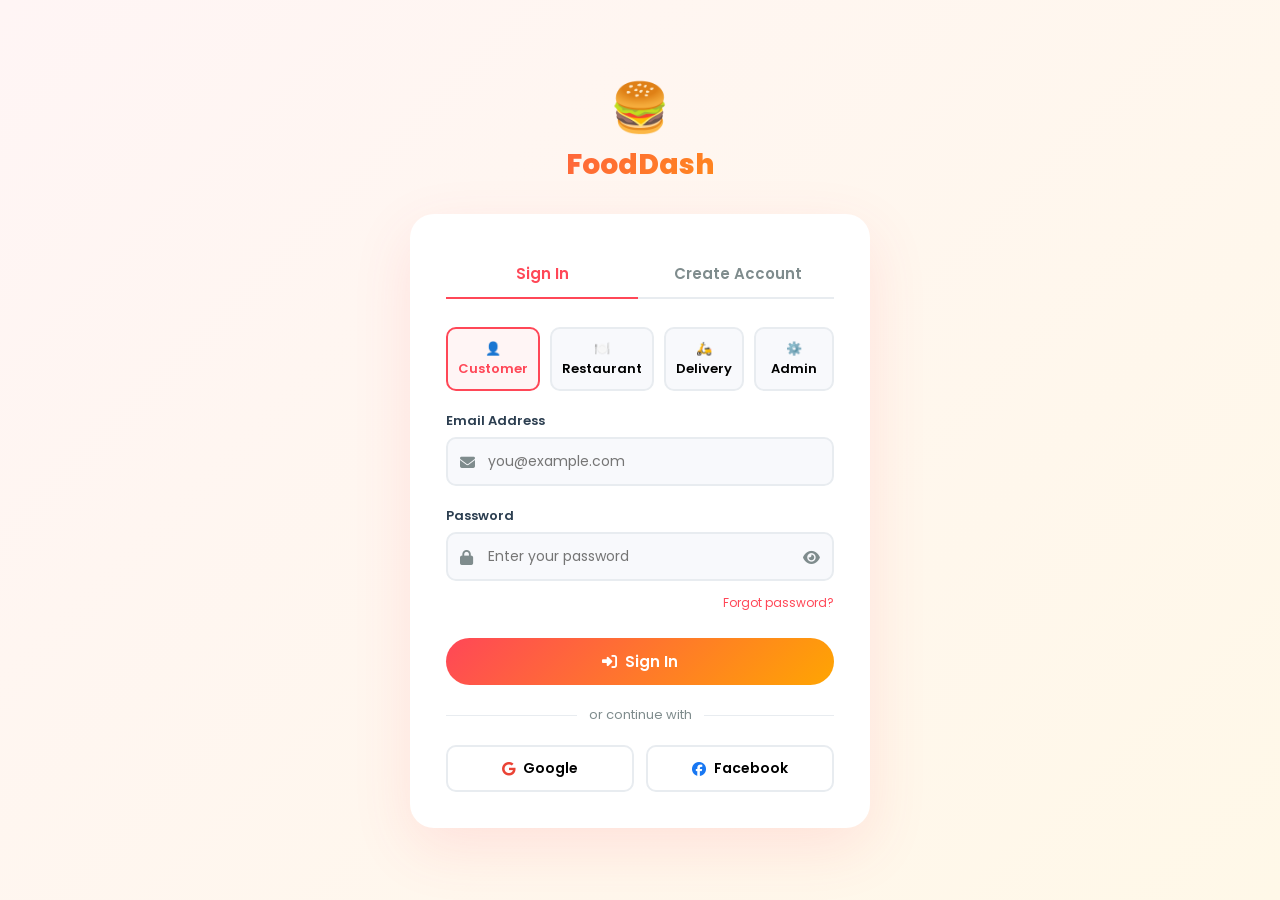
<file: pages/login.html>
<!DOCTYPE html>
<html lang="en">
<head>
  <meta charset="UTF-8"/>
  <meta name="viewport" content="width=device-width, initial-scale=1.0"/>
  <title>Login — FoodDash</title>
  <link rel="stylesheet" href="../css/style.css"/>
  <link href="https://fonts.googleapis.com/css2?family=Poppins:wght@300;400;500;600;700;800&display=swap" rel="stylesheet"/>
  <link rel="stylesheet" href="https://cdnjs.cloudflare.com/ajax/libs/font-awesome/6.4.0/css/all.min.css"/>
  <style>
    body { min-height: 100vh; display: flex; align-items: center; justify-content: center; background: linear-gradient(135deg, #fff5f5 0%, #fff8e8 100%); padding: 20px; }
    .auth-container { width: 100%; max-width: 460px; }
    .auth-logo { text-align: center; margin-bottom: 28px; }
    .auth-logo-icon { font-size: 48px; }
    .auth-logo-name { font-size: 28px; font-weight: 800; background: linear-gradient(135deg,#ff4757,#ffa502); -webkit-background-clip: text; -webkit-text-fill-color: transparent; background-clip: text; }
    .auth-card { background: white; border-radius: 24px; padding: 36px; box-shadow: 0 20px 60px rgba(255,71,87,0.12); }
    .auth-tabs { display: flex; border-bottom: 2px solid var(--border); margin-bottom: 28px; gap: 4px; }
    .auth-tab { flex: 1; background: none; border: none; padding: 12px; font-family: inherit; font-size: 15px; font-weight: 600; color: var(--text-light); cursor: pointer; transition: all 0.3s; border-bottom: 2px solid transparent; margin-bottom: -2px; }
    .auth-tab.active { color: var(--primary); border-bottom-color: var(--primary); }
    .auth-form { display: none; }
    .auth-form.active { display: block; }
    .input-icon { position: relative; }
    .input-icon i { position: absolute; left: 14px; top: 50%; transform: translateY(-50%); color: var(--text-light); font-size: 15px; }
    .input-icon input { padding-left: 40px !important; }
    .input-icon .toggle-pwd { left: auto; right: 14px; cursor: pointer; }
    .divider { display: flex; align-items: center; gap: 12px; margin: 20px 0; color: var(--text-light); font-size: 13px; }
    .divider::before, .divider::after { content: ''; flex: 1; height: 1px; background: var(--border); }
    .social-auth { display: flex; gap: 12px; }
    .social-btn { flex: 1; background: white; border: 2px solid var(--border); padding: 11px; border-radius: var(--radius-sm); font-family: inherit; font-size: 14px; font-weight: 600; cursor: pointer; transition: all 0.3s; display: flex; align-items: center; justify-content: center; gap: 8px; }
    .social-btn:hover { border-color: var(--primary); color: var(--primary); transform: translateY(-1px); }
    .auth-btn { width: 100%; margin-top: 8px; justify-content: center; }
    .role-select { display: flex; gap: 10px; margin-bottom: 20px; }
    .role-btn { flex: 1; background: #f8f9fc; border: 2px solid var(--border); padding: 10px; border-radius: var(--radius-sm); font-family: inherit; font-size: 13px; font-weight: 600; cursor: pointer; transition: all 0.3s; text-align: center; }
    .role-btn.active { border-color: var(--primary); background: #fff5f5; color: var(--primary); }
    .forgot-link { text-align: right; margin-top: -12px; margin-bottom: 16px; }
    .forgot-link a { font-size: 12px; color: var(--primary); text-decoration: none; }
  </style>
</head>
<body>
  <div class="auth-container">
    <div class="auth-logo">
      <div class="auth-logo-icon">🍔</div>
      <div class="auth-logo-name">FoodDash</div>
    </div>
    <div class="auth-card">
      <div class="auth-tabs">
        <button class="auth-tab active" onclick="switchTab('login')">Sign In</button>
        <button class="auth-tab" onclick="switchTab('register')">Create Account</button>
      </div>

      <!-- LOGIN -->
      <form class="auth-form active" id="loginForm" onsubmit="handleLogin(event)">
        <div class="role-select">
          <button type="button" class="role-btn active" onclick="setRole('customer',this)">👤 Customer</button>
          <button type="button" class="role-btn" onclick="setRole('restaurant',this)">🍽️ Restaurant</button>
          <button type="button" class="role-btn" onclick="setRole('delivery',this)">🛵 Delivery</button>
          <button type="button" class="role-btn" onclick="setRole('admin',this)">⚙️ Admin</button>
        </div>
        <div class="form-group">
          <label>Email Address</label>
          <div class="input-icon">
            <i class="fas fa-envelope"></i>
            <input type="email" id="loginEmail" placeholder="you@example.com" required/>
          </div>
        </div>
        <div class="form-group">
          <label>Password</label>
          <div class="input-icon">
            <i class="fas fa-lock"></i>
            <input type="password" id="loginPwd" placeholder="Enter your password" required/>
            <i class="fas fa-eye toggle-pwd" onclick="togglePwd('loginPwd',this)"></i>
          </div>
        </div>
        <div class="forgot-link"><a href="#">Forgot password?</a></div>
        <button type="submit" class="btn-primary auth-btn">
          <i class="fas fa-sign-in-alt"></i> Sign In
        </button>
        <div class="divider">or continue with</div>
        <div class="social-auth">
          <button type="button" class="social-btn" onclick="socialLogin('Google')"><i class="fab fa-google" style="color:#ea4335"></i> Google</button>
          <button type="button" class="social-btn" onclick="socialLogin('Facebook')"><i class="fab fa-facebook" style="color:#1877f2"></i> Facebook</button>
        </div>
      </form>

      <!-- REGISTER -->
      <form class="auth-form" id="registerForm" onsubmit="handleRegister(event)">
        <div class="form-group">
          <label>Full Name</label>
          <div class="input-icon">
            <i class="fas fa-user"></i>
            <input type="text" id="regName" placeholder="John Doe" required/>
          </div>
        </div>
        <div class="form-group">
          <label>Email Address</label>
          <div class="input-icon">
            <i class="fas fa-envelope"></i>
            <input type="email" id="regEmail" placeholder="you@example.com" required/>
          </div>
        </div>
        <div class="form-group">
          <label>Phone Number</label>
          <div class="input-icon">
            <i class="fas fa-phone"></i>
            <input type="tel" id="regPhone" placeholder="+91 98765 43210" required/>
          </div>
        </div>
        <div class="form-group">
          <label>Password</label>
          <div class="input-icon">
            <i class="fas fa-lock"></i>
            <input type="password" id="regPwd" placeholder="Min 8 characters" minlength="8" required/>
            <i class="fas fa-eye toggle-pwd" onclick="togglePwd('regPwd',this)"></i>
          </div>
        </div>
        <button type="submit" class="btn-primary auth-btn">
          <i class="fas fa-user-plus"></i> Create Account
        </button>
        <div class="divider">or continue with</div>
        <div class="social-auth">
          <button type="button" class="social-btn" onclick="socialLogin('Google')"><i class="fab fa-google" style="color:#ea4335"></i> Google</button>
          <button type="button" class="social-btn" onclick="socialLogin('Facebook')"><i class="fab fa-facebook" style="color:#1877f2"></i> Facebook</button>
        </div>
      </form>
    </div>
  </div>

  <script src="../data/restaurants.js"></script>
  <script src="../js/app.js"></script>
  <script>
    let currentRole = 'customer';

    function switchTab(tab) {
      document.querySelectorAll('.auth-tab').forEach((t,i) => t.classList.toggle('active', (i===0 && tab==='login') || (i===1 && tab==='register')));
      document.getElementById('loginForm').classList.toggle('active', tab==='login');
      document.getElementById('registerForm').classList.toggle('active', tab==='register');
    }

    function setRole(role, btn) {
      currentRole = role;
      document.querySelectorAll('.role-btn').forEach(b => b.classList.remove('active'));
      btn.classList.add('active');
    }

    function togglePwd(id, icon) {
      const input = document.getElementById(id);
      if (input.type === 'password') { input.type = 'text'; icon.classList.replace('fa-eye','fa-eye-slash'); }
      else { input.type = 'password'; icon.classList.replace('fa-eye-slash','fa-eye'); }
    }

    function handleLogin(e) {
      e.preventDefault();
      const email = document.getElementById('loginEmail').value;
      const redirects = { customer: '../index.html', restaurant: 'restaurant-dashboard.html', delivery: 'delivery-dashboard.html', admin: 'admin.html' };
      Auth.setUser({ name: email.split('@')[0], email, role: currentRole });
      Toast.show(`Welcome back! Redirecting...`, 'success');
      setTimeout(() => window.location.href = redirects[currentRole] || '../index.html', 1000);
    }

    function handleRegister(e) {
      e.preventDefault();
      const name  = document.getElementById('regName').value;
      const email = document.getElementById('regEmail').value;
      const phone = document.getElementById('regPhone').value;
      Auth.setUser({ name, email, phone, role: 'customer' });
      Toast.show(`Welcome to FoodDash, ${name}! 🎉`, 'success');
      setTimeout(() => window.location.href = '../index.html', 1000);
    }

    function socialLogin(provider) {
      Auth.setUser({ name: `${provider} User`, email: `user@${provider.toLowerCase()}.com`, role: 'customer' });
      Toast.show(`Signed in with ${provider}!`, 'success');
      setTimeout(() => window.location.href = '../index.html', 1000);
    }
  </script>
</body>
</html>
</file>
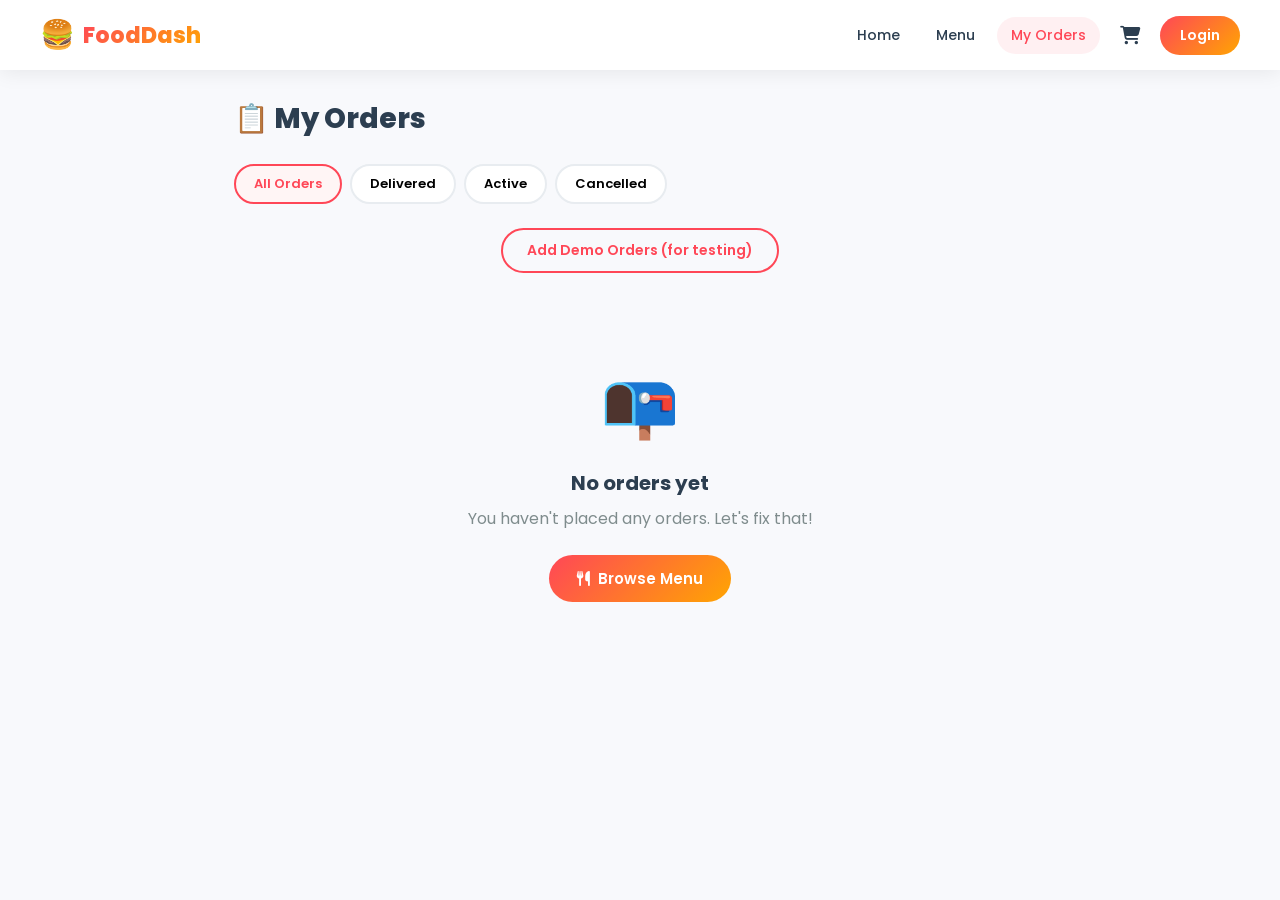
<file: pages/orders.html>
<!DOCTYPE html>
<html lang="en">
<head>
  <meta charset="UTF-8"/>
  <meta name="viewport" content="width=device-width, initial-scale=1.0"/>
  <title>My Orders — FoodDash</title>
  <link rel="stylesheet" href="../css/style.css"/>
  <link href="https://fonts.googleapis.com/css2?family=Poppins:wght@300;400;500;600;700;800&display=swap" rel="stylesheet"/>
  <link rel="stylesheet" href="https://cdnjs.cloudflare.com/ajax/libs/font-awesome/6.4.0/css/all.min.css"/>
  <style>
    body { padding-top: 70px; background: #f8f9fc; }
    .orders-layout { max-width: 860px; margin: 0 auto; padding: 28px 24px; }
    .page-title { font-size: 28px; font-weight: 800; margin-bottom: 24px; }
    .order-tabs { display: flex; gap: 8px; margin-bottom: 24px; flex-wrap: wrap; }
    .order-tab { background: white; border: 2px solid var(--border); padding: 8px 18px; border-radius: 50px; font-family: inherit; font-size: 13px; font-weight: 600; cursor: pointer; transition: all 0.2s; }
    .order-tab.active { border-color: var(--primary); color: var(--primary); background: #fff5f5; }
    .order-card { background: white; border-radius: var(--radius); box-shadow: var(--shadow); margin-bottom: 16px; overflow: hidden; transition: all 0.3s; }
    .order-card:hover { box-shadow: var(--shadow-hover); }
    .order-card-header { display: flex; align-items: center; justify-content: space-between; padding: 18px 20px; border-bottom: 1px solid var(--border); flex-wrap: wrap; gap: 10px; }
    .order-card-id { font-size: 13px; font-weight: 700; color: var(--text-light); }
    .order-card-rest { font-size: 16px; font-weight: 800; }
    .order-card-date { font-size: 12px; color: var(--text-light); }
    .order-status-badge { padding: 5px 14px; border-radius: 50px; font-size: 12px; font-weight: 700; }
    .status-delivered  { background: #e8f8f0; color: #27ae60; }
    .status-confirmed  { background: #fff8e1; color: #f39c12; }
    .status-cancelled  { background: #ffeaea; color: var(--primary); }
    .status-preparing  { background: #e8f0ff; color: #5c6bc0; }
    .order-items-preview { padding: 14px 20px; display: flex; gap: 10px; align-items: center; flex-wrap: wrap; }
    .order-preview-item { display: flex; align-items: center; gap: 6px; background: #f8f9fc; padding: 6px 12px; border-radius: 50px; font-size: 13px; }
    .order-card-footer { display: flex; align-items: center; justify-content: space-between; padding: 14px 20px; border-top: 1px solid var(--border); flex-wrap: wrap; gap: 10px; }
    .order-total { font-size: 18px; font-weight: 800; color: var(--dark); }
    .order-footer-actions { display: flex; gap: 10px; }
    .btn-reorder { background: linear-gradient(135deg, var(--primary), var(--secondary)); color: white; border: none; padding: 9px 20px; border-radius: 50px; font-family: inherit; font-size: 13px; font-weight: 700; cursor: pointer; transition: all 0.3s; }
    .btn-reorder:hover { transform: translateY(-1px); box-shadow: 0 4px 14px rgba(255,71,87,0.3); }
    .btn-track { background: white; border: 2px solid var(--primary); color: var(--primary); padding: 8px 18px; border-radius: 50px; font-family: inherit; font-size: 13px; font-weight: 700; cursor: pointer; transition: all 0.3s; }
    .btn-track:hover { background: var(--primary); color: white; }
    .demo-orders-btn { text-align: center; margin-bottom: 24px; }
  </style>
</head>
<body>
  <nav class="navbar" id="navbar">
    <div class="nav-brand" onclick="window.location.href='../index.html'" style="cursor:pointer">
      <span class="brand-icon">🍔</span><span class="brand-name">FoodDash</span>
    </div>
    <div class="nav-links">
      <a href="../index.html" class="nav-link">Home</a>
      <a href="menu.html" class="nav-link">Menu</a>
      <a href="orders.html" class="nav-link active">My Orders</a>
      <a href="cart.html" class="nav-link cart-link">
        <i class="fas fa-shopping-cart"></i>
        <span class="cart-badge" id="cartBadge">0</span>
      </a>
      <a href="login.html" class="nav-link btn-login" id="authBtn">Login</a>
    </div>
  </nav>

  <div class="orders-layout">
    <h1 class="page-title">📋 My Orders</h1>
    <div class="order-tabs">
      <button class="order-tab active" onclick="filterOrders('all',this)">All Orders</button>
      <button class="order-tab" onclick="filterOrders('delivered',this)">Delivered</button>
      <button class="order-tab" onclick="filterOrders('confirmed',this)">Active</button>
      <button class="order-tab" onclick="filterOrders('cancelled',this)">Cancelled</button>
    </div>
    <div class="demo-orders-btn">
      <button class="btn-secondary" onclick="addDemoOrders()">Add Demo Orders (for testing)</button>
    </div>
    <div id="ordersList"></div>
  </div>

  <script src="../data/restaurants.js"></script>
  <script src="../js/app.js"></script>
  <script>
    let currentFilter = 'all';

    document.addEventListener('DOMContentLoaded', renderOrders);

    function renderOrders() {
      const orders = getOrders();
      const list = document.getElementById('ordersList');
      const filtered = currentFilter === 'all' ? orders : orders.filter(o => o.status === currentFilter);

      if (!filtered.length) {
        list.innerHTML = `
          <div class="empty-state">
            <div class="empty-icon">📭</div>
            <h3>No orders yet</h3>
            <p>You haven't placed any orders. Let's fix that!</p>
            <button class="btn-primary" onclick="window.location.href='menu.html'">
              <i class="fas fa-utensils"></i> Browse Menu
            </button>
          </div>`;
        return;
      }

      list.innerHTML = filtered.map(order => renderOrderCard(order)).join('');
    }

    function renderOrderCard(order) {
      const date    = new Date(order.placedAt).toLocaleDateString('en-IN', { day:'numeric', month:'short', year:'numeric', hour:'2-digit', minute:'2-digit' });
      const statusClass = { delivered:'status-delivered', confirmed:'status-confirmed', cancelled:'status-cancelled', preparing:'status-preparing' }[order.status] || 'status-confirmed';
      const statusLabel = { delivered:'✅ Delivered', confirmed:'⏳ Active', cancelled:'❌ Cancelled', preparing:'👨‍🍳 Preparing' }[order.status] || order.status;

      return `
        <div class="order-card">
          <div class="order-card-header">
            <div>
              <div class="order-card-id">#${order.id}</div>
              <div class="order-card-rest">${order.restaurant}</div>
              <div class="order-card-date">${date}</div>
            </div>
            <span class="order-status-badge ${statusClass}">${statusLabel}</span>
          </div>
          <div class="order-items-preview">
            ${(order.items || []).slice(0,4).map(i => `
              <div class="order-preview-item">
                <span>${i.emoji}</span>
                <span>${i.name}</span>
                <span style="color:var(--text-light)">×${i.qty}</span>
              </div>`).join('')}
            ${(order.items || []).length > 4 ? `<div class="order-preview-item" style="color:var(--text-light)">+${order.items.length-4} more</div>` : ''}
          </div>
          <div class="order-card-footer">
            <div class="order-total">₹${order.total} <span style="font-size:12px;color:var(--text-light);font-weight:400">· ${(order.items||[]).reduce((s,i)=>s+i.qty,0)} items</span></div>
            <div class="order-footer-actions">
              ${order.status !== 'delivered' && order.status !== 'cancelled'
                ? `<button class="btn-track" onclick="window.location.href='tracking.html?id=${order.id}'">Track Order</button>`
                : ''}
              <button class="btn-reorder" onclick="reorder('${order.id}')">🔄 Reorder</button>
            </div>
          </div>
        </div>`;
    }

    function filterOrders(filter, btn) {
      currentFilter = filter;
      document.querySelectorAll('.order-tab').forEach(t => t.classList.remove('active'));
      btn.classList.add('active');
      renderOrders();
    }

    function reorder(orderId) {
      const order = getOrders().find(o => o.id === orderId);
      if (!order) return;
      (order.items || []).forEach(item => Cart.add(item));
      Toast.show('Items added to cart! 🛒', 'success');
      setTimeout(() => window.location.href = 'cart.html', 1000);
    }

    function addDemoOrders() {
      const demos = [
        {
          id: 'FDDEMO001', restaurant: 'Pizza Palace', status: 'delivered', total: 748,
          placedAt: new Date(Date.now() - 86400000).toISOString(), payment: 'upi',
          items: [
            { id: 101, name: 'Margherita Pizza', emoji: '🍕', price: 299, qty: 1, restaurant: 'Pizza Palace' },
            { id: 105, name: 'Garlic Bread',     emoji: '🥖', price: 99,  qty: 1, restaurant: 'Pizza Palace' },
            { id: 106, name: 'Tiramisu',          emoji: '🍰', price: 149, qty: 2, restaurant: 'Pizza Palace' }
          ]
        },
        {
          id: 'FDDEMO002', restaurant: 'Biryani Bazaar', status: 'confirmed', total: 428,
          placedAt: new Date().toISOString(), payment: 'cod',
          items: [
            { id: 601, name: 'Chicken Biryani', emoji: '🍛', price: 349, qty: 1, restaurant: 'Biryani Bazaar' },
            { id: 604, name: 'Raita',           emoji: '🥣', price: 49,  qty: 1, restaurant: 'Biryani Bazaar' }
          ]
        }
      ];
      const orders = getOrders();
      demos.forEach(d => { if (!orders.find(o => o.id === d.id)) orders.push(d); });
      localStorage.setItem('fd_orders', JSON.stringify(orders));
      renderOrders();
      Toast.show('Demo orders added!', 'success');
    }
  </script>
</body>
</html>
</file>
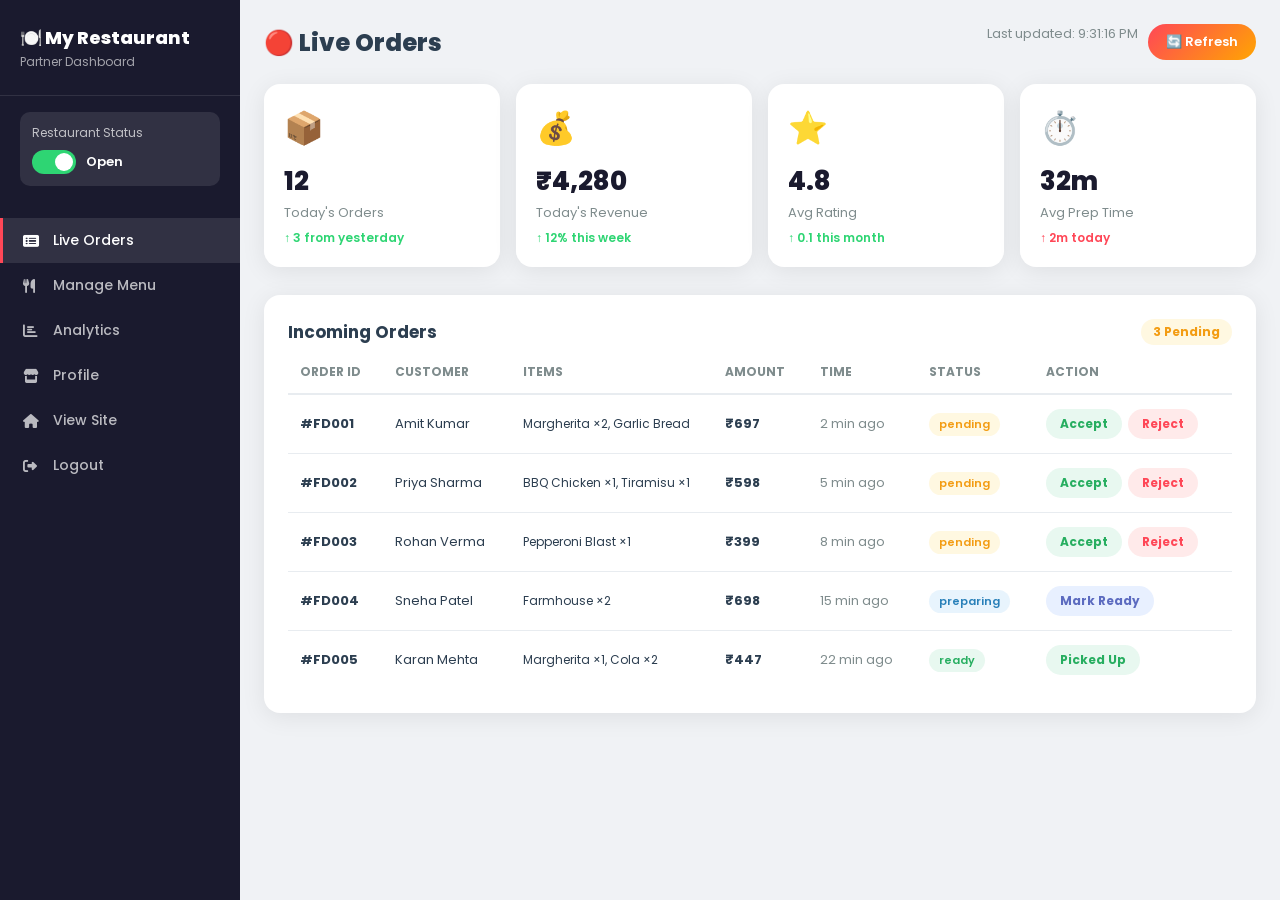
<file: pages/restaurant-dashboard.html>
<!DOCTYPE html>
<html lang="en">
<head>
  <meta charset="UTF-8"/>
  <meta name="viewport" content="width=device-width, initial-scale=1.0"/>
  <title>Restaurant Dashboard — FoodDash</title>
  <link rel="stylesheet" href="../css/style.css"/>
  <link href="https://fonts.googleapis.com/css2?family=Poppins:wght@300;400;500;600;700;800&display=swap" rel="stylesheet"/>
  <link rel="stylesheet" href="https://cdnjs.cloudflare.com/ajax/libs/font-awesome/6.4.0/css/all.min.css"/>
  <style>
    body { background: #f0f2f5; font-family: 'Poppins', sans-serif; }
    .dash-layout { display: flex; min-height: 100vh; }
    /* Sidebar */
    .dash-sidebar { width: 240px; background: var(--dark); color: white; padding: 0; flex-shrink: 0; position: fixed; height: 100vh; overflow-y: auto; }
    .dash-logo { padding: 24px 20px; border-bottom: 1px solid rgba(255,255,255,0.1); }
    .dash-logo h2 { font-size: 18px; font-weight: 800; }
    .dash-logo p  { font-size: 12px; opacity: 0.6; margin-top: 2px; }
    .dash-nav { padding: 16px 0; }
    .dash-nav-item { display: flex; align-items: center; gap: 12px; padding: 12px 20px; font-size: 14px; font-weight: 500; cursor: pointer; transition: all 0.2s; color: rgba(255,255,255,0.7); border-left: 3px solid transparent; }
    .dash-nav-item:hover, .dash-nav-item.active { color: white; background: rgba(255,255,255,0.1); border-left-color: var(--primary); }
    .dash-nav-item i { width: 18px; }
    .status-toggle { margin: 16px 20px; padding: 12px; background: rgba(255,255,255,0.1); border-radius: 10px; }
    .status-toggle p { font-size: 12px; opacity: 0.7; margin-bottom: 8px; }
    .toggle-switch { display: flex; align-items: center; gap: 10px; }
    .switch { width: 44px; height: 24px; background: #e0e0e0; border-radius: 12px; cursor: pointer; transition: all 0.3s; position: relative; }
    .switch.on { background: var(--accent); }
    .switch::after { content: ''; width: 18px; height: 18px; background: white; border-radius: 50%; position: absolute; top: 3px; left: 3px; transition: all 0.3s; }
    .switch.on::after { left: 23px; }
    .switch-label { font-size: 13px; font-weight: 600; }
    /* Main */
    .dash-main { margin-left: 240px; flex: 1; padding: 24px; }
    .dash-header { display: flex; align-items: center; justify-content: space-between; margin-bottom: 24px; }
    .dash-header h1 { font-size: 24px; font-weight: 800; }
    .stats-grid { display: grid; grid-template-columns: repeat(auto-fit, minmax(180px, 1fr)); gap: 16px; margin-bottom: 28px; }
    .stat-card { background: white; border-radius: var(--radius); padding: 20px; box-shadow: var(--shadow); }
    .stat-card-icon { font-size: 32px; margin-bottom: 10px; }
    .stat-card-val { font-size: 26px; font-weight: 800; color: var(--dark); }
    .stat-card-label { font-size: 13px; color: var(--text-light); margin-top: 2px; }
    .stat-card-change { font-size: 12px; margin-top: 6px; font-weight: 600; }
    .up { color: var(--accent); }
    .down { color: var(--primary); }
    /* Orders Table */
    .panel { background: white; border-radius: var(--radius); box-shadow: var(--shadow); padding: 24px; margin-bottom: 24px; }
    .panel-title { font-size: 17px; font-weight: 700; margin-bottom: 18px; display: flex; align-items: center; justify-content: space-between; }
    .orders-table { width: 100%; border-collapse: collapse; }
    .orders-table th { text-align: left; font-size: 12px; font-weight: 700; text-transform: uppercase; color: var(--text-light); padding: 0 12px 12px; border-bottom: 2px solid var(--border); }
    .orders-table td { padding: 14px 12px; font-size: 13px; border-bottom: 1px solid var(--border); }
    .orders-table tr:last-child td { border-bottom: none; }
    .orders-table tr:hover td { background: #f8f9fc; }
    .action-btn-sm { padding: 6px 14px; border-radius: 50px; border: none; font-family: inherit; font-size: 12px; font-weight: 700; cursor: pointer; transition: all 0.2s; }
    .btn-accept { background: #e8f8f0; color: #27ae60; }
    .btn-accept:hover { background: #27ae60; color: white; }
    .btn-reject { background: #ffeaea; color: var(--primary); }
    .btn-reject:hover { background: var(--primary); color: white; }
    .btn-update { background: #e8f0ff; color: #5c6bc0; }
    .btn-update:hover { background: #5c6bc0; color: white; }
    /* Menu Management */
    .menu-grid { display: grid; grid-template-columns: repeat(auto-fill, minmax(260px, 1fr)); gap: 16px; }
    .menu-manage-card { border: 2px solid var(--border); border-radius: var(--radius-sm); padding: 14px; display: flex; gap: 12px; align-items: center; }
    .menu-manage-emoji { font-size: 36px; }
    .menu-manage-info { flex: 1; }
    .menu-manage-name { font-size: 14px; font-weight: 700; }
    .menu-manage-price { font-size: 13px; color: var(--primary); font-weight: 700; margin: 2px 0; }
    .menu-manage-actions { display: flex; gap: 6px; margin-top: 6px; }
    .available-toggle { font-size: 11px; padding: 4px 10px; border-radius: 50px; border: none; cursor: pointer; font-weight: 700; font-family: inherit; }
    @media(max-width:768px){ .dash-sidebar{width:0;overflow:hidden;} .dash-main{margin-left:0;} }
  </style>
</head>
<body>
  <div class="dash-layout">
    <aside class="dash-sidebar">
      <div class="dash-logo">
        <h2>🍽️ My Restaurant</h2>
        <p>Partner Dashboard</p>
      </div>
      <div class="status-toggle">
        <p>Restaurant Status</p>
        <div class="toggle-switch">
          <div class="switch on" id="restSwitch" onclick="toggleRestStatus(this)"></div>
          <span class="switch-label" id="restStatusLabel">Open</span>
        </div>
      </div>
      <nav class="dash-nav">
        <div class="dash-nav-item active" onclick="showSection('orders',this)"><i class="fas fa-list-alt"></i> Live Orders</div>
        <div class="dash-nav-item" onclick="showSection('menu',this)"><i class="fas fa-utensils"></i> Manage Menu</div>
        <div class="dash-nav-item" onclick="showSection('stats',this)"><i class="fas fa-chart-bar"></i> Analytics</div>
        <div class="dash-nav-item" onclick="showSection('profile',this)"><i class="fas fa-store"></i> Profile</div>
        <div class="dash-nav-item" onclick="window.location.href='../index.html'"><i class="fas fa-home"></i> View Site</div>
        <div class="dash-nav-item" onclick="Auth.logout()"><i class="fas fa-sign-out-alt"></i> Logout</div>
      </nav>
    </aside>

    <main class="dash-main">
      <div class="dash-header">
        <h1 id="sectionTitle">🔴 Live Orders</h1>
        <div style="display:flex;gap:10px">
          <span style="font-size:13px;color:var(--text-light)">Last updated: <span id="lastUpdated"></span></span>
          <button class="btn-primary" onclick="refreshOrders()" style="padding:8px 18px;font-size:13px">🔄 Refresh</button>
        </div>
      </div>

      <!-- Stats -->
      <div class="stats-grid">
        <div class="stat-card"><div class="stat-card-icon">📦</div><div class="stat-card-val" id="todayOrders">12</div><div class="stat-card-label">Today's Orders</div><div class="stat-card-change up">↑ 3 from yesterday</div></div>
        <div class="stat-card"><div class="stat-card-icon">💰</div><div class="stat-card-val" id="todayRevenue">₹4,280</div><div class="stat-card-label">Today's Revenue</div><div class="stat-card-change up">↑ 12% this week</div></div>
        <div class="stat-card"><div class="stat-card-icon">⭐</div><div class="stat-card-val">4.8</div><div class="stat-card-label">Avg Rating</div><div class="stat-card-change up">↑ 0.1 this month</div></div>
        <div class="stat-card"><div class="stat-card-icon">⏱️</div><div class="stat-card-val">32m</div><div class="stat-card-label">Avg Prep Time</div><div class="stat-card-change down">↑ 2m today</div></div>
      </div>

      <!-- Orders Section -->
      <div id="section-orders">
        <div class="panel">
          <div class="panel-title">
            Incoming Orders
            <span style="background:#fff8e1;color:#f39c12;font-size:12px;padding:4px 12px;border-radius:50px;font-weight:700" id="pendingCount">3 Pending</span>
          </div>
          <div style="overflow-x:auto">
            <table class="orders-table">
              <thead><tr><th>Order ID</th><th>Customer</th><th>Items</th><th>Amount</th><th>Time</th><th>Status</th><th>Action</th></tr></thead>
              <tbody id="restOrdersBody"></tbody>
            </table>
          </div>
        </div>
      </div>

      <!-- Menu Section -->
      <div id="section-menu" style="display:none">
        <div class="panel">
          <div class="panel-title">
            Menu Items
            <button class="btn-primary" style="padding:8px 18px;font-size:13px" onclick="Toast.show('Add item feature coming soon!','info')">+ Add Item</button>
          </div>
          <div class="menu-grid" id="menuManageGrid"></div>
        </div>
      </div>

      <!-- Stats Section -->
      <div id="section-stats" style="display:none">
        <div class="panel">
          <div class="panel-title">📊 Weekly Analytics</div>
          <div style="display:grid;grid-template-columns:repeat(7,1fr);gap:8px;align-items:flex-end;height:180px;padding:0 20px">
            ${['Mon','Tue','Wed','Thu','Fri','Sat','Sun'].map((d,i) => {
              const h = [40,55,35,70,85,100,60][i];
              return `<div style="display:flex;flex-direction:column;align-items:center;gap:6px;height:100%;justify-content:flex-end">
                <div style="background:linear-gradient(180deg,var(--primary),var(--secondary));width:100%;height:${h}%;border-radius:8px 8px 0 0;"></div>
                <span style="font-size:11px;color:var(--text-light)">${d}</span>
              </div>`;
            }).join('')}
          </div>
        </div>
      </div>

      <!-- Profile Section -->
      <div id="section-profile" style="display:none">
        <div class="panel">
          <div class="panel-title">🏪 Restaurant Profile</div>
          <div style="display:grid;grid-template-columns:1fr 1fr;gap:16px">
            <div class="form-group"><label>Restaurant Name</label><input type="text" value="My Restaurant" class="form-control"/></div>
            <div class="form-group"><label>Cuisine Type</label><input type="text" value="Multi-cuisine"/></div>
            <div class="form-group"><label>Opening Time</label><input type="time" value="09:00"/></div>
            <div class="form-group"><label>Closing Time</label><input type="time" value="23:00"/></div>
            <div class="form-group" style="grid-column:1/-1"><label>Description</label><textarea rows="3">Delicious food made with love...</textarea></div>
          </div>
          <button class="btn-primary" onclick="Toast.show('Profile updated!','success')">Save Changes</button>
        </div>
      </div>
    </main>
  </div>

  <script src="../data/restaurants.js"></script>
  <script src="../js/app.js"></script>
  <script>
    const MOCK_ORDERS = [
      { id: 'FD001', customer: 'Amit Kumar',    items: 'Margherita ×2, Garlic Bread', amount: 697, time: '2 min ago',  status: 'pending' },
      { id: 'FD002', customer: 'Priya Sharma',  items: 'BBQ Chicken ×1, Tiramisu ×1', amount: 598, time: '5 min ago',  status: 'pending' },
      { id: 'FD003', customer: 'Rohan Verma',   items: 'Pepperoni Blast ×1',          amount: 399, time: '8 min ago',  status: 'pending' },
      { id: 'FD004', customer: 'Sneha Patel',   items: 'Farmhouse ×2',                amount: 698, time: '15 min ago', status: 'preparing' },
      { id: 'FD005', customer: 'Karan Mehta',   items: 'Margherita ×1, Cola ×2',      amount: 447, time: '22 min ago', status: 'ready' }
    ];

    let orders = [...MOCK_ORDERS];

    document.addEventListener('DOMContentLoaded', () => {
      renderOrders();
      renderMenuManage();
      document.getElementById('lastUpdated').textContent = new Date().toLocaleTimeString();
    });

    function renderOrders() {
      const tbody = document.getElementById('restOrdersBody');
      const statusMap = { pending:'badge-yellow', preparing:'badge-blue', ready:'badge-green', cancelled:'badge-red' };
      tbody.innerHTML = orders.map(o => `
        <tr>
          <td><strong>#${o.id}</strong></td>
          <td>${o.customer}</td>
          <td style="max-width:180px;font-size:12px">${o.items}</td>
          <td><strong>₹${o.amount}</strong></td>
          <td style="color:var(--text-light)">${o.time}</td>
          <td><span class="badge ${statusMap[o.status]||'badge-yellow'}">${o.status}</span></td>
          <td>
            <div style="display:flex;gap:6px">
              ${o.status === 'pending' ? `
                <button class="action-btn-sm btn-accept" onclick="updateOrder('${o.id}','preparing')">Accept</button>
                <button class="action-btn-sm btn-reject" onclick="updateOrder('${o.id}','cancelled')">Reject</button>
              ` : o.status === 'preparing' ? `
                <button class="action-btn-sm btn-update" onclick="updateOrder('${o.id}','ready')">Mark Ready</button>
              ` : o.status === 'ready' ? `
                <button class="action-btn-sm btn-accept" onclick="updateOrder('${o.id}','picked')">Picked Up</button>
              ` : `<span style="color:var(--text-light);font-size:12px">—</span>`}
            </div>
          </td>
        </tr>`).join('');
      const pending = orders.filter(o => o.status === 'pending').length;
      document.getElementById('pendingCount').textContent = pending + ' Pending';
    }

    function updateOrder(id, newStatus) {
      const o = orders.find(x => x.id === id);
      if (o) { o.status = newStatus; renderOrders(); Toast.show(`Order #${id} updated to ${newStatus}`, 'success'); }
    }

    function renderMenuManage() {
      const rest  = RESTAURANTS[0];
      const grid  = document.getElementById('menuManageGrid');
      grid.innerHTML = rest.menu.map(item => `
        <div class="menu-manage-card">
          <div class="menu-manage-emoji">${item.emoji}</div>
          <div class="menu-manage-info">
            <div class="menu-manage-name">${item.name}</div>
            <div class="menu-manage-price">₹${item.price}</div>
            <div class="menu-manage-actions">
              <button class="available-toggle" style="background:#e8f8f0;color:#27ae60" onclick="Toast.show('Item updated!','success')">✅ Available</button>
              <button class="available-toggle" style="background:#f8f9fc;color:var(--text-light)" onclick="Toast.show('Edit feature coming soon!','info')">✏️ Edit</button>
            </div>
          </div>
        </div>`).join('');
    }

    function showSection(name, el) {
      ['orders','menu','stats','profile'].forEach(s => {
        document.getElementById('section-'+s).style.display = s === name ? 'block' : 'none';
      });
      document.querySelectorAll('.dash-nav-item').forEach(i => i.classList.remove('active'));
      el.classList.add('active');
      const titles = { orders:'🔴 Live Orders', menu:'🍽️ Manage Menu', stats:'📊 Analytics', profile:'🏪 Profile' };
      document.getElementById('sectionTitle').textContent = titles[name];
    }

    function toggleRestStatus(el) {
      el.classList.toggle('on');
      const isOpen = el.classList.contains('on');
      document.getElementById('restStatusLabel').textContent = isOpen ? 'Open' : 'Closed';
      Toast.show(isOpen ? 'Restaurant is now Open' : 'Restaurant is now Closed', isOpen ? 'success' : 'info');
    }

    function refreshOrders() {
      document.getElementById('lastUpdated').textContent = new Date().toLocaleTimeString();
      Toast.show('Orders refreshed!', 'success');
    }
  </script>
</body>
</html>
</file>
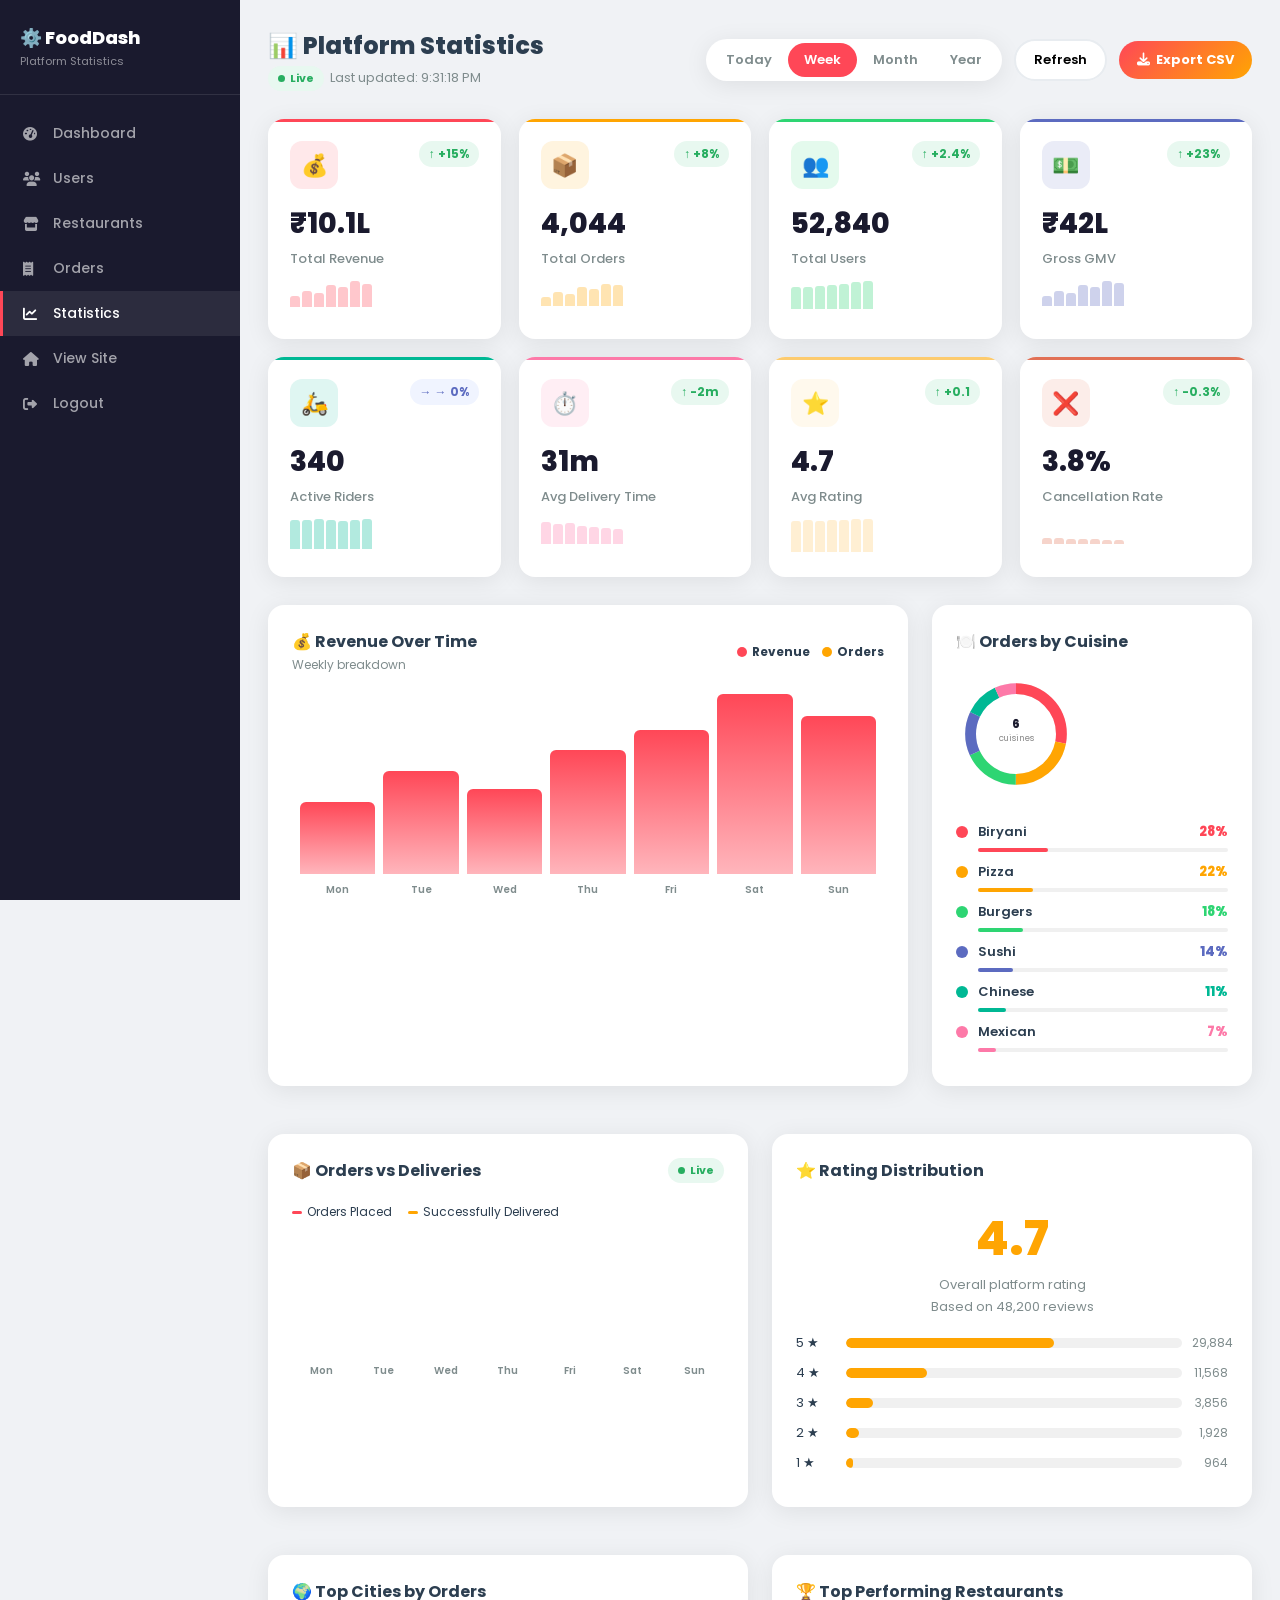
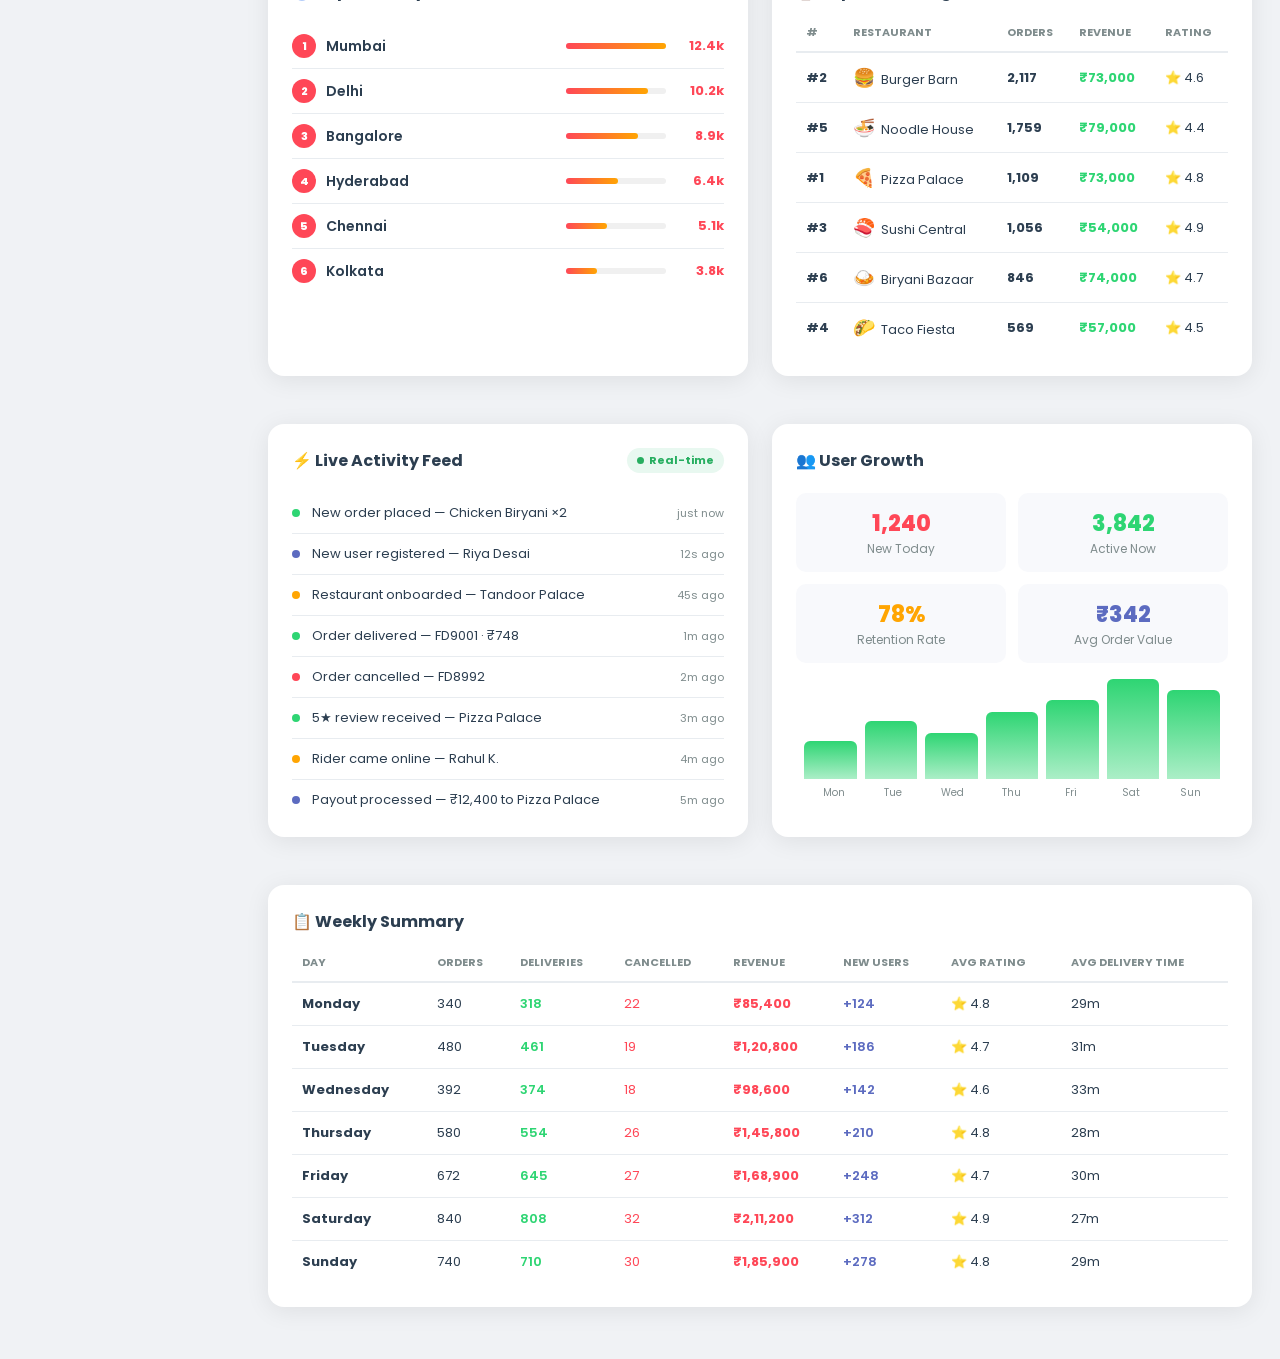
<file: pages/statistics.html>
<!DOCTYPE html>
<html lang="en">
<head>
  <meta charset="UTF-8"/>
  <meta name="viewport" content="width=device-width, initial-scale=1.0"/>
  <title>Platform Statistics — FoodDash</title>
  <link rel="stylesheet" href="../css/style.css"/>
  <link href="https://fonts.googleapis.com/css2?family=Poppins:wght@300;400;500;600;700;800&display=swap" rel="stylesheet"/>
  <link rel="stylesheet" href="https://cdnjs.cloudflare.com/ajax/libs/font-awesome/6.4.0/css/all.min.css"/>
  <style>
    body { background: #f0f2f5; font-family: 'Poppins', sans-serif; }
    .stats-layout { display: flex; min-height: 100vh; }

    /* ---- Sidebar ---- */
    .stats-sidebar {
      width: 240px; background: #1a1a2e; color: white;
      flex-shrink: 0; position: fixed; height: 100vh; overflow-y: auto; z-index: 100;
    }
    .stats-logo { padding: 24px 20px; border-bottom: 1px solid rgba(255,255,255,0.1); }
    .stats-logo h2 { font-size: 18px; font-weight: 800; }
    .stats-logo p  { font-size: 11px; opacity: 0.5; margin-top: 2px; }
    .stats-nav { padding: 16px 0; }
    .stats-nav-item {
      display: flex; align-items: center; gap: 12px;
      padding: 12px 20px; font-size: 14px; font-weight: 500;
      cursor: pointer; color: rgba(255,255,255,0.6);
      transition: all 0.2s; border-left: 3px solid transparent;
    }
    .stats-nav-item:hover, .stats-nav-item.active {
      color: white; background: rgba(255,255,255,0.08); border-left-color: var(--primary);
    }
    .stats-nav-item i { width: 18px; }

    /* ---- Main ---- */
    .stats-main { margin-left: 240px; flex: 1; padding: 28px; }

    /* ---- Top bar ---- */
    .stats-topbar {
      display: flex; align-items: center; justify-content: space-between;
      margin-bottom: 28px; flex-wrap: wrap; gap: 14px;
    }
    .stats-topbar h1 { font-size: 24px; font-weight: 800; }
    .topbar-right { display: flex; align-items: center; gap: 12px; flex-wrap: wrap; }
    .date-range-tabs { display: flex; background: white; border-radius: 50px; padding: 4px; box-shadow: var(--shadow); }
    .dr-tab {
      padding: 7px 16px; border-radius: 50px; border: none;
      font-family: inherit; font-size: 13px; font-weight: 600;
      cursor: pointer; transition: all 0.2s; color: var(--text-light); background: transparent;
    }
    .dr-tab.active { background: var(--primary); color: white; }
    .refresh-btn {
      background: white; border: 2px solid var(--border); padding: 9px 18px;
      border-radius: 50px; font-family: inherit; font-size: 13px; font-weight: 600;
      cursor: pointer; transition: all 0.3s; display: flex; align-items: center; gap: 6px;
    }
    .refresh-btn:hover { border-color: var(--primary); color: var(--primary); }
    .refresh-btn .spin { display: none; }
    .refresh-btn.loading .spin { display: inline; animation: spin 0.6s linear infinite; }
    .export-btn {
      background: linear-gradient(135deg, var(--primary), var(--secondary));
      color: white; border: none; padding: 9px 18px; border-radius: 50px;
      font-family: inherit; font-size: 13px; font-weight: 700; cursor: pointer;
      transition: all 0.3s; display: flex; align-items: center; gap: 6px;
    }
    .export-btn:hover { transform: translateY(-1px); box-shadow: 0 4px 14px rgba(255,71,87,0.3); }

    /* ---- KPI Cards ---- */
    .kpi-grid { display: grid; grid-template-columns: repeat(auto-fit, minmax(210px, 1fr)); gap: 18px; margin-bottom: 28px; }
    .kpi-card {
      background: white; border-radius: var(--radius);
      padding: 22px; box-shadow: var(--shadow);
      cursor: pointer; transition: all 0.3s; position: relative; overflow: hidden;
    }
    .kpi-card::after {
      content: ''; position: absolute; top: 0; left: 0; right: 0; height: 3px;
      background: var(--kpi-color, var(--primary));
    }
    .kpi-card:hover { transform: translateY(-4px); box-shadow: var(--shadow-hover); }
    .kpi-top { display: flex; align-items: flex-start; justify-content: space-between; margin-bottom: 14px; }
    .kpi-icon {
      width: 48px; height: 48px; border-radius: 12px;
      display: flex; align-items: center; justify-content: center; font-size: 22px;
    }
    .kpi-trend {
      font-size: 12px; font-weight: 700; padding: 4px 10px;
      border-radius: 50px; display: flex; align-items: center; gap: 4px;
    }
    .trend-up   { background: #e8f8f0; color: #27ae60; }
    .trend-down { background: #ffeaea; color: var(--primary); }
    .trend-flat { background: #f0f4ff; color: #5c6bc0; }
    .kpi-value { font-size: 28px; font-weight: 800; color: var(--dark); margin-bottom: 4px; }
    .kpi-label { font-size: 13px; color: var(--text-light); font-weight: 500; }
    .kpi-sparkline { height: 36px; margin-top: 12px; }
    .spark-bar {
      display: inline-block; width: 10px; border-radius: 3px 3px 0 0;
      background: var(--kpi-color, var(--primary)); opacity: 0.3;
      transition: opacity 0.2s; vertical-align: bottom; margin-right: 2px;
    }
    .kpi-card:hover .spark-bar { opacity: 0.7; }

    /* ---- Panels ---- */
    .panel { background: white; border-radius: var(--radius); box-shadow: var(--shadow); padding: 24px; margin-bottom: 24px; }
    .panel-title {
      font-size: 16px; font-weight: 700; margin-bottom: 20px;
      display: flex; align-items: center; justify-content: space-between; flex-wrap: wrap; gap: 8px;
    }
    .panel-subtitle { font-size: 12px; color: var(--text-light); font-weight: 400; margin-top: 2px; }

    /* ---- Bar Chart ---- */
    .bar-chart { display: flex; align-items: flex-end; gap: 8px; height: 180px; padding: 0 8px; }
    .bar-col { flex: 1; display: flex; flex-direction: column; align-items: center; gap: 6px; height: 100%; justify-content: flex-end; }
    .bar-fill {
      width: 100%; border-radius: 6px 6px 0 0;
      background: linear-gradient(180deg, var(--primary) 0%, rgba(255,71,87,0.4) 100%);
      transition: height 1.2s cubic-bezier(0.4,0,0.2,1);
      position: relative; cursor: pointer;
    }
    .bar-fill:hover { opacity: 0.8; }
    .bar-fill .bar-tooltip {
      position: absolute; top: -32px; left: 50%; transform: translateX(-50%);
      background: var(--dark); color: white; font-size: 11px; font-weight: 700;
      padding: 4px 8px; border-radius: 6px; white-space: nowrap; display: none;
    }
    .bar-fill:hover .bar-tooltip { display: block; }
    .bar-label { font-size: 11px; color: var(--text-light); font-weight: 600; }
    .bar-val   { font-size: 11px; color: var(--primary); font-weight: 700; }

    /* ---- Dual bar chart ---- */
    .dual-bar { display: flex; gap: 4px; align-items: flex-end; height: 120px; }
    .dual-col { flex: 1; display: flex; gap: 2px; align-items: flex-end; }
    .dual-fill {
      flex: 1; border-radius: 4px 4px 0 0; transition: height 1s ease;
    }
    .dual-fill.a { background: var(--primary); opacity: 0.8; }
    .dual-fill.b { background: var(--secondary); opacity: 0.8; }

    /* ---- Donut chart ---- */
    .donut-wrap { display: flex; align-items: center; gap: 28px; flex-wrap: wrap; }
    .donut-svg { flex-shrink: 0; }
    .donut-legend { flex: 1; min-width: 160px; }
    .legend-item { display: flex; align-items: center; gap: 10px; margin-bottom: 12px; }
    .legend-dot { width: 12px; height: 12px; border-radius: 50%; flex-shrink: 0; }
    .legend-label { font-size: 13px; font-weight: 600; flex: 1; }
    .legend-pct { font-size: 13px; font-weight: 800; }
    .legend-bar-track { height: 4px; background: #f0f0f0; border-radius: 2px; flex: 1; }
    .legend-bar-fill  { height: 100%; border-radius: 2px; transition: width 1s ease; }

    /* ---- Line chart (CSS) ---- */
    .line-chart-container { position: relative; height: 160px; overflow: hidden; }
    .line-chart-grid { position: absolute; inset: 0; display: flex; flex-direction: column; justify-content: space-between; padding: 0 0 20px; }
    .line-grid-row { border-top: 1px dashed #f0f0f0; width: 100%; position: relative; }
    .line-grid-row span { position: absolute; right: 0; top: -9px; font-size: 10px; color: var(--text-light); }
    .line-chart-svg { position: absolute; inset: 0; width: 100%; height: calc(100% - 20px); }

    /* ---- Live feed ---- */
    .live-feed { max-height: 320px; overflow-y: auto; }
    .feed-item { display: flex; align-items: center; gap: 12px; padding: 10px 0; border-bottom: 1px solid var(--border); animation: fadeUp 0.4s ease; }
    .feed-item:last-child { border-bottom: none; }
    .feed-dot { width: 8px; height: 8px; border-radius: 50%; flex-shrink: 0; }
    .feed-dot.green  { background: var(--accent); }
    .feed-dot.red    { background: var(--primary); }
    .feed-dot.orange { background: var(--secondary); }
    .feed-dot.blue   { background: #5c6bc0; }
    .feed-msg { flex: 1; font-size: 13px; }
    .feed-time { font-size: 11px; color: var(--text-light); flex-shrink: 0; }

    /* ---- Geographic ---- */
    .geo-item { display: flex; align-items: center; gap: 10px; padding: 10px 0; border-bottom: 1px solid var(--border); }
    .geo-item:last-child { border-bottom: none; }
    .geo-rank { width: 24px; height: 24px; border-radius: 50%; background: var(--primary); color: white; font-size: 11px; font-weight: 800; display: flex; align-items: center; justify-content: center; flex-shrink: 0; }
    .geo-city { flex: 1; font-size: 14px; font-weight: 600; }
    .geo-bar-track { width: 100px; height: 6px; background: #f0f0f0; border-radius: 3px; }
    .geo-bar-fill  { height: 100%; border-radius: 3px; background: linear-gradient(90deg, var(--primary), var(--secondary)); transition: width 1s ease; }
    .geo-val { font-size: 13px; font-weight: 700; color: var(--primary); min-width: 48px; text-align: right; }

    /* ---- Rating distribution ---- */
    .rating-row { display: flex; align-items: center; gap: 10px; margin-bottom: 10px; }
    .rating-stars { font-size: 13px; width: 40px; flex-shrink: 0; }
    .rating-track { flex: 1; height: 10px; background: #f0f0f0; border-radius: 5px; overflow: hidden; }
    .rating-fill  { height: 100%; border-radius: 5px; background: var(--secondary); transition: width 1s ease; }
    .rating-count { font-size: 12px; color: var(--text-light); width: 36px; text-align: right; }

    /* ---- Counters ---- */
    .counter-num { transition: all 0.1s; }

    /* ---- Summary Table ---- */
    .summary-table { width: 100%; border-collapse: collapse; }
    .summary-table th { text-align: left; font-size: 11px; font-weight: 700; text-transform: uppercase; color: var(--text-light); padding: 0 10px 10px; border-bottom: 2px solid var(--border); }
    .summary-table td { padding: 11px 10px; font-size: 13px; border-bottom: 1px solid var(--border); }
    .summary-table tr:last-child td { border-bottom: none; }
    .summary-table tr:hover td { background: #f8f9fc; }

    /* ---- Live indicator ---- */
    .live-pill { background: #e8f8f0; color: #27ae60; font-size: 11px; font-weight: 700; padding: 4px 10px; border-radius: 50px; display: inline-flex; align-items: center; gap: 5px; }
    .live-dot  { width: 7px; height: 7px; border-radius: 50%; background: #27ae60; animation: pulse 1s infinite; }

    /* ---- Responsive ---- */
    @media(max-width: 900px) {
      .stats-sidebar { display: none; }
      .stats-main { margin-left: 0; padding: 16px; }
    }
  </style>
</head>
<body>
<div class="stats-layout">

  <!-- Sidebar -->
  <aside class="stats-sidebar">
    <div class="stats-logo">
      <h2>⚙️ FoodDash</h2>
      <p>Platform Statistics</p>
    </div>
    <nav class="stats-nav">
      <div class="stats-nav-item" onclick="window.location.href='admin.html'"><i class="fas fa-tachometer-alt"></i> Dashboard</div>
      <div class="stats-nav-item" onclick="window.location.href='admin.html?panel=users'"><i class="fas fa-users"></i> Users</div>
      <div class="stats-nav-item" onclick="window.location.href='admin.html?panel=restaurants'"><i class="fas fa-store"></i> Restaurants</div>
      <div class="stats-nav-item" onclick="window.location.href='admin.html?panel=orders'"><i class="fas fa-receipt"></i> Orders</div>
      <div class="stats-nav-item active"><i class="fas fa-chart-line"></i> Statistics</div>
      <div class="stats-nav-item" onclick="window.location.href='../index.html'"><i class="fas fa-home"></i> View Site</div>
      <div class="stats-nav-item" onclick="Auth.logout()"><i class="fas fa-sign-out-alt"></i> Logout</div>
    </nav>
  </aside>

  <!-- Main Content -->
  <main class="stats-main">

    <!-- Top Bar -->
    <div class="stats-topbar">
      <div>
        <h1>📊 Platform Statistics</h1>
        <p style="color:var(--text-light);font-size:13px;margin-top:3px">
          <span class="live-pill"><span class="live-dot"></span>Live</span>
          &nbsp;Last updated: <span id="lastUpdatedTime">—</span>
        </p>
      </div>
      <div class="topbar-right">
        <div class="date-range-tabs">
          <button class="dr-tab" onclick="setRange('today',this)">Today</button>
          <button class="dr-tab active" onclick="setRange('week',this)">Week</button>
          <button class="dr-tab" onclick="setRange('month',this)">Month</button>
          <button class="dr-tab" onclick="setRange('year',this)">Year</button>
        </div>
        <button class="refresh-btn" id="refreshBtn" onclick="refreshAll()">
          <i class="fas fa-sync-alt spin"></i> Refresh
        </button>
        <button class="export-btn" onclick="exportCSV()">
          <i class="fas fa-download"></i> Export CSV
        </button>
      </div>
    </div>

    <!-- KPI Cards -->
    <div class="kpi-grid" id="kpiGrid"></div>

    <!-- Row 1: Revenue Chart + Donut -->
    <div style="display:grid;grid-template-columns:2fr 1fr;gap:24px;margin-bottom:24px" class="chart-row-1">
      <div class="panel">
        <div class="panel-title">
          <div>
            💰 Revenue Over Time
            <div class="panel-subtitle" id="revenueSubtitle">Weekly breakdown</div>
          </div>
          <div style="display:flex;gap:12px;font-size:12px">
            <span style="display:flex;align-items:center;gap:5px"><span style="width:10px;height:10px;background:var(--primary);border-radius:50%;display:inline-block"></span>Revenue</span>
            <span style="display:flex;align-items:center;gap:5px"><span style="width:10px;height:10px;background:var(--secondary);border-radius:50%;display:inline-block"></span>Orders</span>
          </div>
        </div>
        <div class="bar-chart" id="revenueChart"></div>
        <div id="revenueXLabels" style="display:flex;gap:8px;padding:8px 8px 0;"></div>
      </div>

      <div class="panel">
        <div class="panel-title">🍽️ Orders by Cuisine</div>
        <div class="donut-wrap">
          <svg class="donut-svg" width="120" height="120" viewBox="0 0 42 42" id="donutSvg">
            <circle cx="21" cy="21" r="15.9" fill="none" stroke="#f0f0f0" stroke-width="3.8"/>
          </svg>
          <div class="donut-legend" id="donutLegend"></div>
        </div>
      </div>
    </div>

    <!-- Row 2: Orders trend + Rating distribution -->
    <div style="display:grid;grid-template-columns:1fr 1fr;gap:24px;margin-bottom:24px" class="chart-row-2">
      <div class="panel">
        <div class="panel-title">
          📦 Orders vs Deliveries
          <span class="live-pill"><span class="live-dot"></span>Live</span>
        </div>
        <div style="display:flex;gap:16px;margin-bottom:14px;font-size:12px">
          <span style="display:flex;align-items:center;gap:5px"><span style="width:10px;height:3px;background:var(--primary);border-radius:2px;display:inline-block"></span>Orders Placed</span>
          <span style="display:flex;align-items:center;gap:5px"><span style="width:10px;height:3px;background:var(--secondary);border-radius:2px;display:inline-block"></span>Successfully Delivered</span>
        </div>
        <div class="dual-bar" id="dualBarChart"></div>
        <div id="dualBarLabels" style="display:flex;gap:4px;margin-top:8px;"></div>
      </div>

      <div class="panel">
        <div class="panel-title">⭐ Rating Distribution</div>
        <div style="margin-bottom:16px;text-align:center">
          <div style="font-size:48px;font-weight:800;color:var(--secondary)">4.7</div>
          <div style="font-size:13px;color:var(--text-light)">Overall platform rating</div>
          <div style="font-size:13px;color:var(--text-light);margin-top:2px">Based on 48,200 reviews</div>
        </div>
        <div id="ratingDist"></div>
      </div>
    </div>

    <!-- Row 3: Top Cities + Top Restaurants -->
    <div style="display:grid;grid-template-columns:1fr 1fr;gap:24px;margin-bottom:24px">
      <div class="panel">
        <div class="panel-title">🌍 Top Cities by Orders</div>
        <div id="geoCities"></div>
      </div>

      <div class="panel">
        <div class="panel-title">🏆 Top Performing Restaurants</div>
        <div style="overflow-x:auto">
          <table class="summary-table">
            <thead><tr><th>#</th><th>Restaurant</th><th>Orders</th><th>Revenue</th><th>Rating</th></tr></thead>
            <tbody id="topRestTable"></tbody>
          </table>
        </div>
      </div>
    </div>

    <!-- Row 4: Live Activity Feed + User Growth -->
    <div style="display:grid;grid-template-columns:1fr 1fr;gap:24px;margin-bottom:24px">
      <div class="panel">
        <div class="panel-title">
          ⚡ Live Activity Feed
          <span class="live-pill"><span class="live-dot"></span>Real-time</span>
        </div>
        <div class="live-feed" id="liveFeed"></div>
      </div>

      <div class="panel">
        <div class="panel-title">👥 User Growth</div>
        <div style="display:grid;grid-template-columns:1fr 1fr;gap:12px;margin-bottom:16px">
          <div style="background:#f8f9fc;border-radius:10px;padding:14px;text-align:center">
            <div style="font-size:22px;font-weight:800;color:var(--primary)" id="newUsersToday">0</div>
            <div style="font-size:12px;color:var(--text-light)">New Today</div>
          </div>
          <div style="background:#f8f9fc;border-radius:10px;padding:14px;text-align:center">
            <div style="font-size:22px;font-weight:800;color:var(--accent)" id="activeUsersNow">0</div>
            <div style="font-size:12px;color:var(--text-light)">Active Now</div>
          </div>
          <div style="background:#f8f9fc;border-radius:10px;padding:14px;text-align:center">
            <div style="font-size:22px;font-weight:800;color:var(--secondary)" id="retentionRate">0%</div>
            <div style="font-size:12px;color:var(--text-light)">Retention Rate</div>
          </div>
          <div style="background:#f8f9fc;border-radius:10px;padding:14px;text-align:center">
            <div style="font-size:22px;font-weight:800;color:#5c6bc0" id="avgOrderValue">₹0</div>
            <div style="font-size:12px;color:var(--text-light)">Avg Order Value</div>
          </div>
        </div>
        <div class="bar-chart" id="userGrowthChart" style="height:100px"></div>
        <div style="display:flex;justify-content:space-between;padding:6px 8px 0;font-size:11px;color:var(--text-light)" id="userGrowthLabels"></div>
      </div>
    </div>

    <!-- Summary Table -->
    <div class="panel">
      <div class="panel-title">📋 Weekly Summary</div>
      <div style="overflow-x:auto">
        <table class="summary-table">
          <thead>
            <tr>
              <th>Day</th>
              <th>Orders</th>
              <th>Deliveries</th>
              <th>Cancelled</th>
              <th>Revenue</th>
              <th>New Users</th>
              <th>Avg Rating</th>
              <th>Avg Delivery Time</th>
            </tr>
          </thead>
          <tbody id="summaryTableBody"></tbody>
        </table>
      </div>
    </div>

  </main>
</div>

<script src="../data/restaurants.js"></script>
<script src="../js/app.js"></script>
<script>
// ===== DATA DEFINITIONS =====
const DATA = {
  today: {
    revenue:  [12000,18000,22000,15000,28000,32000,25000,38000,42000,35000,28000,20000],
    labels:   ['8am','9','10','11','12','1pm','2','3','4','5','6','7'],
    orders:   [24,36,44,30,56,64,50,76,84,70,56,40],
    kpiRevenue: '₹4.2L', kpiOrders: '1,842', kpiUsers: '52,840', kpiRiders: '340',
    kpiAvgTime: '28m', kpiRating: '4.7', kpiGMV: '₹8.4L', kpiCancelled: '4.2%',
    subtitle: 'Hourly breakdown'
  },
  week: {
    revenue:  [85000,120000,98000,145000,168000,210000,185000],
    labels:   ['Mon','Tue','Wed','Thu','Fri','Sat','Sun'],
    orders:   [340,480,392,580,672,840,740],
    kpiRevenue: '₹10.1L', kpiOrders: '4,044', kpiUsers: '52,840', kpiRiders: '340',
    kpiAvgTime: '31m', kpiRating: '4.7', kpiGMV: '₹42L', kpiCancelled: '3.8%',
    subtitle: 'Weekly breakdown'
  },
  month: {
    revenue:  [280000,320000,295000,410000,380000,450000,420000,390000,460000,430000,500000,480000],
    labels:   ['W1','W2','W3','W4','W5','W6','W7','W8','W9','W10','W11','W12'],
    orders:   [1120,1280,1180,1640,1520,1800,1680,1560,1840,1720,2000,1920],
    kpiRevenue: '₹42L', kpiOrders: '18,260', kpiUsers: '52,840', kpiRiders: '340',
    kpiAvgTime: '30m', kpiRating: '4.7', kpiGMV: '₹1.8Cr', kpiCancelled: '3.5%',
    subtitle: 'Monthly breakdown (weekly)'
  },
  year: {
    revenue:  [1200000,1350000,1500000,1420000,1680000,1900000,2100000,1950000,2200000,2400000,2150000,2500000],
    labels:   ['Jan','Feb','Mar','Apr','May','Jun','Jul','Aug','Sep','Oct','Nov','Dec'],
    orders:   [4800,5400,6000,5680,6720,7600,8400,7800,8800,9600,8600,10000],
    kpiRevenue: '₹2.2Cr', kpiOrders: '89,380', kpiUsers: '52,840', kpiRiders: '340',
    kpiAvgTime: '32m', kpiRating: '4.6', kpiGMV: '₹8.9Cr', kpiCancelled: '4.1%',
    subtitle: 'Yearly breakdown (monthly)'
  }
};

const CUISINE_DATA = [
  { name: 'Biryani', pct: 28, color: '#ff4757' },
  { name: 'Pizza',   pct: 22, color: '#ffa502' },
  { name: 'Burgers', pct: 18, color: '#2ed573' },
  { name: 'Sushi',   pct: 14, color: '#5c6bc0' },
  { name: 'Chinese', pct: 11, color: '#00b894' },
  { name: 'Mexican', pct:  7, color: '#fd79a8' }
];

const CITIES = [
  { name: 'Mumbai',    orders: 12400, pct: 100 },
  { name: 'Delhi',     orders: 10200, pct: 82  },
  { name: 'Bangalore', orders:  8900, pct: 72  },
  { name: 'Hyderabad', orders:  6400, pct: 52  },
  { name: 'Chennai',   orders:  5100, pct: 41  },
  { name: 'Kolkata',   orders:  3800, pct: 31  }
];

const RATING_DATA = [
  { stars: '5 ★', pct: 62, count: '29,884' },
  { stars: '4 ★', pct: 24, count: '11,568' },
  { stars: '3 ★', pct:  8, count:  '3,856' },
  { stars: '2 ★', pct:  4, count:  '1,928' },
  { stars: '1 ★', pct:  2, count:    '964' }
];

const ACTIVITY_MESSAGES = [
  { dot: 'green',  msg: 'New order placed — Chicken Biryani ×2',    time: 'just now' },
  { dot: 'blue',   msg: 'New user registered — Riya Desai',          time: '12s ago' },
  { dot: 'orange', msg: 'Restaurant onboarded — Tandoor Palace',     time: '45s ago' },
  { dot: 'green',  msg: 'Order delivered — FD9001 · ₹748',           time: '1m ago' },
  { dot: 'red',    msg: 'Order cancelled — FD8992',                  time: '2m ago' },
  { dot: 'green',  msg: '5★ review received — Pizza Palace',         time: '3m ago' },
  { dot: 'orange', msg: 'Rider came online — Rahul K.',              time: '4m ago' },
  { dot: 'blue',   msg: 'Payout processed — ₹12,400 to Pizza Palace',time: '5m ago' },
  { dot: 'green',  msg: 'Flash sale started — 30% on Sushi',         time: '6m ago' },
  { dot: 'green',  msg: 'New order — Dragon Roll ×1, Miso ×2',       time: '7m ago' }
];

const WEEKLY_SUMMARY = [
  { day: 'Monday',    orders: 340, delivered: 318, cancelled: 22, revenue: '₹85,400',  newUsers: 124, rating: '4.8', avgTime: '29m' },
  { day: 'Tuesday',   orders: 480, delivered: 461, cancelled: 19, revenue: '₹1,20,800',newUsers: 186, rating: '4.7', avgTime: '31m' },
  { day: 'Wednesday', orders: 392, delivered: 374, cancelled: 18, revenue: '₹98,600',  newUsers: 142, rating: '4.6', avgTime: '33m' },
  { day: 'Thursday',  orders: 580, delivered: 554, cancelled: 26, revenue: '₹1,45,800',newUsers: 210, rating: '4.8', avgTime: '28m' },
  { day: 'Friday',    orders: 672, delivered: 645, cancelled: 27, revenue: '₹1,68,900',newUsers: 248, rating: '4.7', avgTime: '30m' },
  { day: 'Saturday',  orders: 840, delivered: 808, cancelled: 32, revenue: '₹2,11,200',newUsers: 312, rating: '4.9', avgTime: '27m' },
  { day: 'Sunday',    orders: 740, delivered: 710, cancelled: 30, revenue: '₹1,85,900',newUsers: 278, rating: '4.8', avgTime: '29m' }
];

let activeRange = 'week';

// ===== INIT =====
document.addEventListener('DOMContentLoaded', () => {
  renderAll('week');
  startLiveFeed();
  startLiveCounters();
  document.getElementById('lastUpdatedTime').textContent = new Date().toLocaleTimeString();
});

function renderAll(range) {
  activeRange = range;
  const d = DATA[range];
  renderKPIs(d);
  renderRevenueChart(d);
  renderDonut();
  renderDualBar(d);
  renderRatings();
  renderCities();
  renderTopRestaurants();
  renderLiveFeed();
  renderUserGrowth(d);
  renderSummaryTable();
  document.getElementById('revenueSubtitle').textContent = d.subtitle;
}

// ===== KPI CARDS =====
function renderKPIs(d) {
  const kpis = [
    { icon: '💰', label: 'Total Revenue',    value: d.kpiRevenue,   trend: '+15%', type: 'up',   color: '#ff4757', sparks: [30,45,38,60,55,72,65] },
    { icon: '📦', label: 'Total Orders',     value: d.kpiOrders,    trend: '+8%',  type: 'up',   color: '#ffa502', sparks: [25,38,32,52,48,62,58] },
    { icon: '👥', label: 'Total Users',      value: d.kpiUsers,     trend: '+2.4%',type: 'up',   color: '#2ed573', sparks: [60,62,65,68,70,74,78] },
    { icon: '💵', label: 'Gross GMV',        value: d.kpiGMV,       trend: '+23%', type: 'up',   color: '#5c6bc0', sparks: [28,42,36,58,52,70,64] },
    { icon: '🛵', label: 'Active Riders',    value: d.kpiRiders,    trend: '→ 0%', type: 'flat', color: '#00b894', sparks: [80,78,82,80,76,80,82] },
    { icon: '⏱️', label: 'Avg Delivery Time',value: d.kpiAvgTime,   trend: '-2m',  type: 'up',   color: '#fd79a8', sparks: [60,55,58,50,48,45,42] },
    { icon: '⭐', label: 'Avg Rating',        value: d.kpiRating,    trend: '+0.1', type: 'up',   color: '#fdcb6e', sparks: [85,87,86,89,88,91,90] },
    { icon: '❌', label: 'Cancellation Rate', value: d.kpiCancelled, trend: '-0.3%',type: 'up',   color: '#e17055', sparks: [18,16,14,15,13,12,11] }
  ];
  document.getElementById('kpiGrid').innerHTML = kpis.map(k => `
    <div class="kpi-card" style="--kpi-color:${k.color}">
      <div class="kpi-top">
        <div class="kpi-icon" style="background:${k.color}20">${k.icon}</div>
        <div class="kpi-trend trend-${k.type}">${k.type === 'up' ? '↑' : k.type === 'down' ? '↓' : '→'} ${k.trend}</div>
      </div>
      <div class="kpi-value counter-num" data-target="${k.value}">${k.value}</div>
      <div class="kpi-label">${k.label}</div>
      <div class="kpi-sparkline">
        ${k.sparks.map(h => `<span class="spark-bar" style="height:${h}%;--kpi-color:${k.color}"></span>`).join('')}
      </div>
    </div>`).join('');
}

// ===== REVENUE BAR CHART =====
function renderRevenueChart(d) {
  const max = Math.max(...d.revenue);
  const chart = document.getElementById('revenueChart');
  chart.innerHTML = d.revenue.map((v, i) => {
    const h = Math.round((v / max) * 100);
    const label = formatAmount(v);
    return `
      <div class="bar-col">
        <div class="bar-fill" style="height:${h}%">
          <div class="bar-tooltip">${label}</div>
        </div>
      </div>`;
  }).join('');
  document.getElementById('revenueXLabels').innerHTML = d.labels.map(l =>
    `<div style="flex:1;text-align:center;font-size:10px;color:var(--text-light);font-weight:600">${l}</div>`
  ).join('');
}

// ===== DONUT CHART =====
function renderDonut() {
  const svg = document.getElementById('donutSvg');
  const r = 15.9; const circ = 2 * Math.PI * r;
  let offset = 0;
  const slices = CUISINE_DATA.map(c => {
    const dash = (c.pct / 100) * circ;
    const gap  = circ - dash;
    const el = `<circle cx="21" cy="21" r="${r}" fill="none" stroke="${c.color}" stroke-width="3.8"
      stroke-dasharray="${dash} ${gap}" stroke-dashoffset="${-offset}"
      style="transition:stroke-dasharray 1s ease" transform="rotate(-90 21 21)"/>`;
    offset += dash;
    return el;
  });
  svg.innerHTML = `
    <circle cx="21" cy="21" r="${r}" fill="none" stroke="#f0f0f0" stroke-width="3.8"/>
    ${slices.join('')}
    <text x="21" y="19" text-anchor="middle" font-size="4" font-weight="800" fill="#1a1a2e">6</text>
    <text x="21" y="23.5" text-anchor="middle" font-size="3" fill="#888">cuisines</text>`;

  document.getElementById('donutLegend').innerHTML = CUISINE_DATA.map(c => `
    <div class="legend-item">
      <div class="legend-dot" style="background:${c.color}"></div>
      <div class="legend-label">${c.name}</div>
      <div class="legend-pct" style="color:${c.color}">${c.pct}%</div>
    </div>
    <div style="margin:-6px 0 10px 22px">
      <div class="legend-bar-track">
        <div class="legend-bar-fill" style="width:${c.pct}%;background:${c.color}"></div>
      </div>
    </div>`).join('');
}

// ===== DUAL BAR =====
function renderDualBar(d) {
  const maxO = Math.max(...d.orders);
  const chart = document.getElementById('dualBarChart');
  const lbls  = document.getElementById('dualBarLabels');
  chart.innerHTML = d.orders.map((o,i) => {
    const delivered = Math.round(o * 0.96);
    const ho = Math.round((o / maxO) * 100);
    const hd = Math.round((delivered / maxO) * 100);
    return `<div class="dual-col">
      <div class="dual-fill a" style="height:${ho}%"></div>
      <div class="dual-fill b" style="height:${hd}%"></div>
    </div>`;
  }).join('');
  lbls.innerHTML = d.labels.map(l =>
    `<div style="flex:1;text-align:center;font-size:10px;color:var(--text-light);font-weight:600">${l}</div>`
  ).join('');
}

// ===== RATINGS =====
function renderRatings() {
  document.getElementById('ratingDist').innerHTML = RATING_DATA.map(r => `
    <div class="rating-row">
      <div class="rating-stars">${r.stars}</div>
      <div class="rating-track"><div class="rating-fill" style="width:${r.pct}%"></div></div>
      <div class="rating-count">${r.count}</div>
    </div>`).join('');
}

// ===== CITIES =====
function renderCities() {
  document.getElementById('geoCities').innerHTML = CITIES.map((c,i) => `
    <div class="geo-item">
      <div class="geo-rank">${i+1}</div>
      <div class="geo-city">${c.name}</div>
      <div class="geo-bar-track">
        <div class="geo-bar-fill" style="width:${c.pct}%"></div>
      </div>
      <div class="geo-val">${(c.orders/1000).toFixed(1)}k</div>
    </div>`).join('');
}

// ===== TOP RESTAURANTS =====
function renderTopRestaurants() {
  const rows = RESTAURANTS.map((r,i) => ({
    rank: i+1, name: r.name, emoji: r.emoji,
    orders: Math.floor(Math.random()*2000+500),
    revenue: '₹' + (Math.floor(Math.random()*80+20)*1000).toLocaleString('en-IN'),
    rating: r.rating
  })).sort((a,b) => b.orders - a.orders).slice(0,6);

  document.getElementById('topRestTable').innerHTML = rows.map(r => `
    <tr>
      <td><strong>#${r.rank}</strong></td>
      <td><span style="font-size:18px;margin-right:6px">${r.emoji}</span>${r.name}</td>
      <td><strong>${r.orders.toLocaleString()}</strong></td>
      <td style="color:var(--accent);font-weight:700">${r.revenue}</td>
      <td>⭐ ${r.rating}</td>
    </tr>`).join('');
}

// ===== LIVE FEED =====
function renderLiveFeed() {
  document.getElementById('liveFeed').innerHTML = ACTIVITY_MESSAGES.map(a => `
    <div class="feed-item">
      <div class="feed-dot ${a.dot}"></div>
      <div class="feed-msg">${a.msg}</div>
      <div class="feed-time">${a.time}</div>
    </div>`).join('');
}

// ===== USER GROWTH =====
function renderUserGrowth(d) {
  const vals = [120,180,142,210,248,312,278].slice(0, d.labels.length);
  const max  = Math.max(...vals);
  document.getElementById('userGrowthChart').innerHTML = vals.map(v => `
    <div class="bar-col">
      <div class="bar-fill" style="height:${Math.round(v/max*100)}%;background:linear-gradient(180deg,#2ed573,rgba(46,213,115,0.4))">
        <div class="bar-tooltip">${v} users</div>
      </div>
    </div>`).join('');
  document.getElementById('userGrowthLabels').innerHTML = d.labels.slice(0, vals.length).map(l =>
    `<span style="flex:1;text-align:center;font-size:10px">${l}</span>`
  ).join('');
}

// ===== SUMMARY TABLE =====
function renderSummaryTable() {
  document.getElementById('summaryTableBody').innerHTML = WEEKLY_SUMMARY.map(r => `
    <tr>
      <td><strong>${r.day}</strong></td>
      <td>${r.orders.toLocaleString()}</td>
      <td style="color:var(--accent);font-weight:600">${r.delivered.toLocaleString()}</td>
      <td style="color:var(--primary)">${r.cancelled}</td>
      <td style="color:var(--primary);font-weight:700">${r.revenue}</td>
      <td style="color:#5c6bc0;font-weight:600">+${r.newUsers}</td>
      <td>⭐ ${r.rating}</td>
      <td>${r.avgTime}</td>
    </tr>`).join('');
}

// ===== LIVE COUNTERS =====
function startLiveCounters() {
  animateCounter('newUsersToday', 1240);
  animateCounter('activeUsersNow', 3842);
  setTimeout(() => { document.getElementById('retentionRate').textContent = '78%'; }, 800);
  setTimeout(() => { document.getElementById('avgOrderValue').textContent = '₹342'; }, 1000);

  // Simulate real-time updates
  setInterval(() => {
    const el = document.getElementById('activeUsersNow');
    if (el) {
      const cur = parseInt(el.textContent.replace(/,/g,''));
      el.textContent = (cur + Math.floor(Math.random()*6 - 2)).toLocaleString();
    }
  }, 3000);
}

function animateCounter(id, target) {
  const el = document.getElementById(id);
  if (!el) return;
  let cur = 0;
  const step = target / 40;
  const timer = setInterval(() => {
    cur = Math.min(cur + step, target);
    el.textContent = Math.round(cur).toLocaleString();
    if (cur >= target) clearInterval(timer);
  }, 30);
}

// ===== LIVE FEED AUTO-UPDATE =====
const NEW_EVENTS = [
  { dot: 'green',  msg: 'Order placed — Veg Biryani ×3 · ₹837' },
  { dot: 'blue',   msg: 'New signup — Kabir Sharma' },
  { dot: 'green',  msg: 'Delivery completed — FD' + Math.floor(Math.random()*9000+1000) },
  { dot: 'orange', msg: 'Rider accepted order — Arjun S.' },
  { dot: 'green',  msg: '5★ review — Burger Barn' }
];

function startLiveFeed() {
  setInterval(() => {
    const feed   = document.getElementById('liveFeed');
    if (!feed) return;
    const event  = NEW_EVENTS[Math.floor(Math.random() * NEW_EVENTS.length)];
    const item   = document.createElement('div');
    item.className = 'feed-item';
    item.innerHTML = `
      <div class="feed-dot ${event.dot}"></div>
      <div class="feed-msg">${event.msg.replace('FD', 'FD' + Math.floor(Math.random()*9000+1000))}</div>
      <div class="feed-time">just now</div>`;
    feed.insertBefore(item, feed.firstChild);
    if (feed.children.length > 12) feed.removeChild(feed.lastChild);
    // Age existing items
    feed.querySelectorAll('.feed-time').forEach((t, i) => {
      if (i > 0) {
        const secs = (i * 8);
        t.textContent = secs < 60 ? `${secs}s ago` : `${Math.floor(secs/60)}m ago`;
      }
    });
  }, 5000);
}

// ===== HELPERS =====
function setRange(range, btn) {
  document.querySelectorAll('.dr-tab').forEach(b => b.classList.remove('active'));
  btn.classList.add('active');
  renderAll(range);
}

function refreshAll() {
  const btn = document.getElementById('refreshBtn');
  btn.classList.add('loading');
  btn.disabled = true;
  setTimeout(() => {
    renderAll(activeRange);
    btn.classList.remove('loading');
    btn.disabled = false;
    document.getElementById('lastUpdatedTime').textContent = new Date().toLocaleTimeString();
    Toast.show('Statistics refreshed!', 'success');
  }, 1200);
}

function exportCSV() {
  const rows = [
    ['Day','Orders','Delivered','Cancelled','Revenue','New Users','Rating','Avg Time'],
    ...WEEKLY_SUMMARY.map(r => [r.day, r.orders, r.delivered, r.cancelled, r.revenue, r.newUsers, r.rating, r.avgTime])
  ];
  const csv = rows.map(r => r.join(',')).join('\n');
  const blob = new Blob([csv], { type: 'text/csv' });
  const url  = URL.createObjectURL(blob);
  const a    = document.createElement('a');
  a.href = url; a.download = 'fooddash-stats.csv'; a.click();
  URL.revokeObjectURL(url);
  Toast.show('CSV exported successfully!', 'success');
}

function formatAmount(n) {
  if (n >= 100000) return '₹' + (n/100000).toFixed(1) + 'L';
  if (n >= 1000)   return '₹' + (n/1000).toFixed(1) + 'k';
  return '₹' + n;
}
</script>
</body>
</html>
</file>
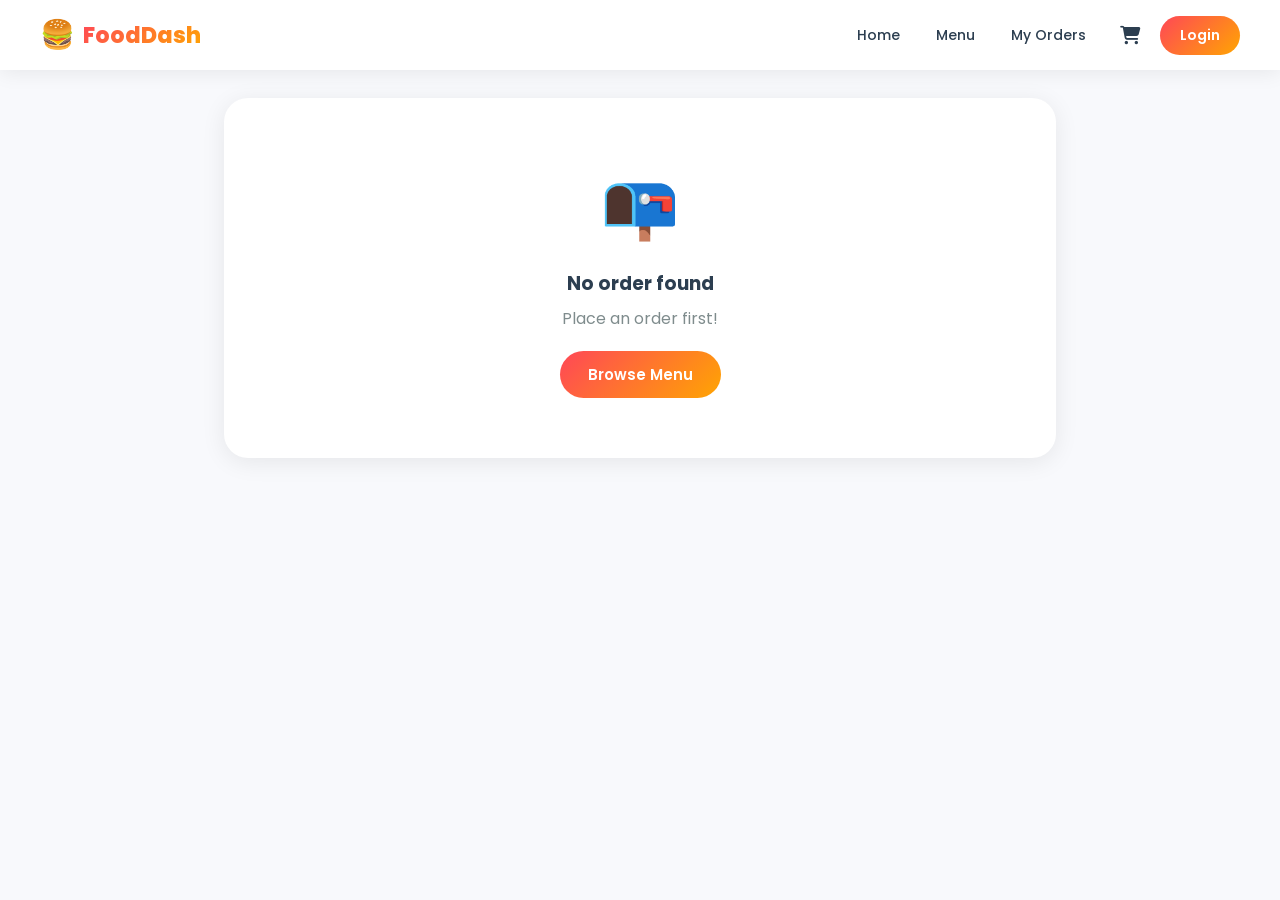
<file: pages/tracking.html>
<!DOCTYPE html>
<html lang="en">
<head>
  <meta charset="UTF-8"/>
  <meta name="viewport" content="width=device-width, initial-scale=1.0"/>
  <title>Track Order — FoodDash</title>
  <link rel="stylesheet" href="../css/style.css"/>
  <link href="https://fonts.googleapis.com/css2?family=Poppins:wght@300;400;500;600;700;800&display=swap" rel="stylesheet"/>
  <link rel="stylesheet" href="https://cdnjs.cloudflare.com/ajax/libs/font-awesome/6.4.0/css/all.min.css"/>
  <style>
    body { padding-top: 70px; background: #f8f9fc; }
    .tracking-layout { max-width: 880px; margin: 0 auto; padding: 28px 24px; }
    .tracking-card { background: white; border-radius: 24px; box-shadow: var(--shadow); overflow: hidden; margin-bottom: 20px; }
    /* Header */
    .tracking-header { background: linear-gradient(135deg, var(--primary), #ff6b35); color: white; padding: 28px 32px; }
    .tracking-header h2 { font-size: 24px; font-weight: 800; margin-bottom: 4px; }
    .tracking-header p { opacity: 0.85; font-size: 14px; }
    .order-id-badge { background: rgba(255,255,255,0.2); padding: 6px 14px; border-radius: 50px; font-size: 13px; font-weight: 700; display: inline-block; margin-top: 10px; }
    /* Status Bar */
    .status-body { padding: 32px; }
    .status-steps { display: flex; align-items: flex-start; justify-content: space-between; position: relative; margin-bottom: 40px; }
    .status-steps::before { content: ''; position: absolute; top: 28px; left: 10%; right: 10%; height: 4px; background: var(--border); z-index: 0; border-radius: 2px; }
    .status-progress { position: absolute; top: 28px; left: 10%; height: 4px; background: linear-gradient(135deg, var(--primary), var(--secondary)); z-index: 1; border-radius: 2px; transition: width 1.2s ease; }
    .status-step { display: flex; flex-direction: column; align-items: center; gap: 10px; z-index: 2; flex: 1; }
    .step-circle { width: 56px; height: 56px; border-radius: 50%; background: var(--border); display: flex; align-items: center; justify-content: center; font-size: 24px; transition: all 0.5s ease; border: 3px solid white; box-shadow: 0 2px 8px rgba(0,0,0,0.1); }
    .step-circle.done { background: linear-gradient(135deg, var(--accent), #27ae60); animation: pop 0.4s ease; }
    .step-circle.active { background: linear-gradient(135deg, var(--primary), var(--secondary)); animation: pulse-ring 1.5s infinite; }
    .step-label { font-size: 12px; font-weight: 600; color: var(--text-light); text-align: center; max-width: 80px; }
    .step-label.done, .step-label.active { color: var(--dark); }
    .step-time { font-size: 11px; color: var(--text-light); text-align: center; }
    /* Live Info */
    .live-info { display: grid; grid-template-columns: 1fr 1fr; gap: 16px; margin-bottom: 24px; }
    .live-card { background: #f8f9fc; border-radius: var(--radius-sm); padding: 16px; }
    .live-card-label { font-size: 11px; font-weight: 700; text-transform: uppercase; letter-spacing: 1px; color: var(--text-light); margin-bottom: 6px; }
    .live-card-value { font-size: 18px; font-weight: 800; color: var(--dark); }
    .live-card-sub { font-size: 12px; color: var(--text-light); margin-top: 2px; }
    .eta-countdown { color: var(--primary); font-size: 22px; font-weight: 800; }
    /* Map Simulation */
    .map-container { border-radius: var(--radius); overflow: hidden; height: 220px; background: linear-gradient(135deg, #e8f5e9, #e3f2fd); display: flex; align-items: center; justify-content: center; position: relative; margin-bottom: 24px; }
    .map-placeholder { text-align: center; }
    .map-placeholder .map-emoji { font-size: 48px; }
    .map-placeholder p { font-size: 14px; color: var(--text-light); margin-top: 8px; }
    .map-rider { position: absolute; font-size: 32px; transition: all 2s ease; }
    /* Delivery Partner */
    .partner-card { display: flex; align-items: center; gap: 16px; padding: 16px; background: #f8f9fc; border-radius: var(--radius-sm); }
    .partner-avatar { width: 52px; height: 52px; border-radius: 50%; background: linear-gradient(135deg, var(--primary), var(--secondary)); display: flex; align-items: center; justify-content: center; font-size: 24px; }
    .partner-info h4 { font-size: 15px; font-weight: 700; }
    .partner-info p  { font-size: 13px; color: var(--text-light); }
    .partner-actions { margin-left: auto; display: flex; gap: 10px; }
    .partner-btn { width: 40px; height: 40px; border-radius: 50%; border: 2px solid var(--border); background: white; font-size: 18px; cursor: pointer; transition: all 0.3s; display: flex; align-items: center; justify-content: center; }
    .partner-btn:hover { border-color: var(--primary); transform: scale(1.1); }
    /* Order Items */
    .order-items-list { padding: 24px 32px; border-top: 1px solid var(--border); }
    .order-items-list h3 { font-size: 16px; font-weight: 700; margin-bottom: 14px; }
    .order-item-row { display: flex; align-items: center; gap: 12px; padding: 10px 0; border-bottom: 1px solid var(--border); }
    .order-item-row:last-child { border-bottom: none; }
    .order-item-emoji { font-size: 28px; }
    .order-item-name  { flex: 1; font-size: 14px; font-weight: 600; }
    .order-item-qty   { font-size: 13px; color: var(--text-light); }
    .order-item-price { font-size: 14px; font-weight: 700; }
    /* Rating Modal */
    .rate-section { padding: 24px 32px; border-top: 1px solid var(--border); display: none; }
    .rate-section.show { display: block; }
    .star-row { display: flex; gap: 8px; margin: 12px 0; }
    .star-btn { font-size: 32px; cursor: pointer; transition: transform 0.2s; filter: grayscale(1); }
    .star-btn.active { filter: none; transform: scale(1.15); }
    @keyframes pop { 0%{transform:scale(0.5)} 60%{transform:scale(1.2)} 100%{transform:scale(1)} }
    @keyframes pulse-ring { 0%,100%{box-shadow:0 0 0 0 rgba(255,71,87,0.4)} 50%{box-shadow:0 0 0 10px rgba(255,71,87,0)} }
  </style>
</head>
<body>
  <nav class="navbar" id="navbar">
    <div class="nav-brand" onclick="window.location.href='../index.html'" style="cursor:pointer">
      <span class="brand-icon">🍔</span><span class="brand-name">FoodDash</span>
    </div>
    <div class="nav-links">
      <a href="../index.html" class="nav-link">Home</a>
      <a href="menu.html" class="nav-link">Menu</a>
      <a href="orders.html" class="nav-link">My Orders</a>
      <a href="cart.html" class="nav-link cart-link">
        <i class="fas fa-shopping-cart"></i>
        <span class="cart-badge" id="cartBadge">0</span>
      </a>
      <a href="login.html" class="nav-link btn-login" id="authBtn">Login</a>
    </div>
  </nav>

  <div class="tracking-layout">
    <div class="tracking-card">
      <div class="tracking-header">
        <h2>🛵 Real-Time Order Tracking</h2>
        <p>Your food is on its way!</p>
        <div class="order-id-badge" id="orderIdBadge">Order #FD...</div>
      </div>
      <div class="status-body">
        <!-- Progress Steps -->
        <div class="status-steps" id="statusSteps">
          <div class="status-progress" id="statusProgress" style="width:0%"></div>
          <div class="status-step" id="step-0">
            <div class="step-circle" id="sc-0">✅</div>
            <div class="step-label" id="sl-0">Order Placed</div>
            <div class="step-time" id="st-0"></div>
          </div>
          <div class="status-step" id="step-1">
            <div class="step-circle" id="sc-1">👨‍🍳</div>
            <div class="step-label" id="sl-1">Confirmed</div>
            <div class="step-time" id="st-1"></div>
          </div>
          <div class="status-step" id="step-2">
            <div class="step-circle" id="sc-2">🍳</div>
            <div class="step-label" id="sl-2">Preparing</div>
            <div class="step-time" id="st-2"></div>
          </div>
          <div class="status-step" id="step-3">
            <div class="step-circle" id="sc-3">📦</div>
            <div class="step-label" id="sl-3">Packed</div>
            <div class="step-time" id="st-3"></div>
          </div>
          <div class="status-step" id="step-4">
            <div class="step-circle" id="sc-4">🛵</div>
            <div class="step-label" id="sl-4">Picked Up</div>
            <div class="step-time" id="st-4"></div>
          </div>
          <div class="status-step" id="step-5">
            <div class="step-circle" id="sc-5">🏠</div>
            <div class="step-label" id="sl-5">Delivered</div>
            <div class="step-time" id="st-5"></div>
          </div>
        </div>

        <!-- Live Info Cards -->
        <div class="live-info">
          <div class="live-card">
            <div class="live-card-label">⏱ Estimated Arrival</div>
            <div class="eta-countdown" id="etaDisplay">--:--</div>
            <div class="live-card-sub" id="etaSub">Calculating...</div>
          </div>
          <div class="live-card">
            <div class="live-card-label">📍 Current Status</div>
            <div class="live-card-value" id="statusText">Order Placed</div>
            <div class="live-card-sub" id="statusSub">Waiting for restaurant</div>
          </div>
          <div class="live-card">
            <div class="live-card-label">🏪 Restaurant</div>
            <div class="live-card-value" id="restName">-</div>
            <div class="live-card-sub">Preparing your order</div>
          </div>
          <div class="live-card">
            <div class="live-card-label">💳 Amount</div>
            <div class="live-card-value" id="orderTotal">₹0</div>
            <div class="live-card-sub" id="paymentMethod">-</div>
          </div>
        </div>

        <!-- Map -->
        <div class="map-container">
          <div class="map-placeholder">
            <div class="map-emoji">🗺️</div>
            <p>Live map tracking active</p>
          </div>
          <div class="map-rider" id="mapRider" style="bottom:20%;left:10%">🛵</div>
        </div>

        <!-- Delivery Partner -->
        <div class="partner-card">
          <div class="partner-avatar">👨</div>
          <div class="partner-info">
            <h4 id="partnerName">Rahul Kumar</h4>
            <p>⭐ 4.8 · 1,240 deliveries</p>
          </div>
          <div class="partner-actions">
            <button class="partner-btn" title="Call" onclick="Toast.show('📞 Calling delivery partner...','info')">📞</button>
            <button class="partner-btn" title="Message" onclick="Toast.show('💬 Feature coming soon!','info')">💬</button>
          </div>
        </div>
      </div>

      <!-- Order Items -->
      <div class="order-items-list">
        <h3>🧾 Your Order</h3>
        <div id="orderItemsDisplay"></div>
      </div>

      <!-- Rating (shown after delivery) -->
      <div class="rate-section" id="rateSection">
        <h3>⭐ Rate your experience</h3>
        <p style="color:var(--text-light);font-size:14px;margin-top:4px">How was your order?</p>
        <div class="star-row" id="starRow">
          <span class="star-btn" data-val="1">⭐</span>
          <span class="star-btn" data-val="2">⭐</span>
          <span class="star-btn" data-val="3">⭐</span>
          <span class="star-btn" data-val="4">⭐</span>
          <span class="star-btn" data-val="5">⭐</span>
        </div>
        <textarea style="width:100%;border:2px solid var(--border);border-radius:10px;padding:10px;font-family:inherit;font-size:13px;resize:none;outline:none;margin-top:8px" rows="3" placeholder="Write a review (optional)..."></textarea>
        <button class="btn-primary" style="margin-top:12px" onclick="submitRating()">Submit Rating</button>
      </div>
    </div>

    <div style="text-align:center">
      <a href="orders.html" style="color:var(--text-light);text-decoration:none;font-size:14px">← View all orders</a>
    </div>
  </div>

  <script src="../data/restaurants.js"></script>
  <script src="../js/app.js"></script>
  <script>
    const STEPS = [
      { text: 'Order Placed',    sub: 'Your order has been received' },
      { text: 'Confirmed',       sub: 'Restaurant accepted your order' },
      { text: 'Preparing',       sub: 'Chef is cooking your food' },
      { text: 'Packed',          sub: 'Order is packed and ready' },
      { text: 'Picked Up',       sub: 'Rider is on the way to you' },
      { text: 'Delivered',       sub: 'Enjoy your meal! 🎉' }
    ];
    const STEP_DELAYS = [0, 5, 12, 22, 30, 38]; // seconds for demo

    const PARTNERS = ['Rahul Kumar','Arjun Sharma','Deepak Singh','Mohan Das','Vikas Patel'];

    let currentStep  = 0;
    let orderData    = null;
    let etaSeconds   = 38;
    let etaTimer     = null;
    let stepTimer    = null;
    let riderPos     = { x: 10, y: 20 };

    document.addEventListener('DOMContentLoaded', () => {
      const params = new URLSearchParams(window.location.search);
      const orderId = params.get('id');
      const orders  = getOrders();
      orderData = orderId ? orders.find(o => o.id === orderId) : orders[0];

      if (!orderData) {
        document.querySelector('.tracking-layout').innerHTML = `
          <div class="tracking-card" style="padding:60px;text-align:center">
            <div style="font-size:64px">📭</div>
            <h3 style="margin:16px 0 8px">No order found</h3>
            <p style="color:var(--text-light)">Place an order first!</p>
            <a href="menu.html" class="btn-primary" style="display:inline-flex;margin-top:20px;text-decoration:none">Browse Menu</a>
          </div>`;
        return;
      }

      populateOrder();
      startTracking();
      initStarRating();
    });

    function populateOrder() {
      document.getElementById('orderIdBadge').textContent = 'Order #' + orderData.id;
      document.getElementById('restName').textContent    = orderData.restaurant || '-';
      document.getElementById('orderTotal').textContent  = '₹' + orderData.total;
      document.getElementById('paymentMethod').textContent = paymentLabel(orderData.payment);
      document.getElementById('partnerName').textContent = PARTNERS[Math.floor(Math.random() * PARTNERS.length)];
      document.getElementById('orderItemsDisplay').innerHTML = (orderData.items || []).map(i => `
        <div class="order-item-row">
          <span class="order-item-emoji">${i.emoji}</span>
          <span class="order-item-name">${i.name}</span>
          <span class="order-item-qty">×${i.qty}</span>
          <span class="order-item-price">₹${i.price * i.qty}</span>
        </div>`).join('');
    }

    function paymentLabel(p) {
      const m = { upi:'UPI Payment', card:'Card Payment', nb:'Net Banking', cod:'Cash on Delivery' };
      return m[p] || p;
    }

    function startTracking() {
      updateStep(0);
      // ETA countdown
      etaTimer = setInterval(() => {
        if (etaSeconds > 0) {
          etaSeconds--;
          const m = Math.floor(etaSeconds / 60);
          const s = etaSeconds % 60;
          document.getElementById('etaDisplay').textContent = `${m}:${String(s).padStart(2,'0')}`;
          document.getElementById('etaSub').textContent = etaSeconds > 0 ? `~${Math.ceil(etaSeconds/60)} min remaining` : 'Arriving now!';
          animateRider();
        } else {
          clearInterval(etaTimer);
        }
      }, 1000);

      // Step progression
      let stepIdx = 1;
      stepTimer = setInterval(() => {
        if (stepIdx < STEPS.length) {
          updateStep(stepIdx);
          stepIdx++;
        } else {
          clearInterval(stepTimer);
          document.getElementById('rateSection').classList.add('show');
          Toast.show('🎉 Order delivered! Enjoy your meal!', 'success', 5000);
        }
      }, 6000); // advance every 6s for demo
    }

    function updateStep(idx) {
      currentStep = idx;
      const progressPct = [0, 20, 40, 60, 80, 100][idx];
      document.getElementById('statusProgress').style.width = progressPct + '%';
      document.getElementById('statusText').textContent = STEPS[idx].text;
      document.getElementById('statusSub').textContent  = STEPS[idx].sub;

      for (let i = 0; i < STEPS.length; i++) {
        const circle = document.getElementById(`sc-${i}`);
        const label  = document.getElementById(`sl-${i}`);
        const time   = document.getElementById(`st-${i}`);
        circle.className = 'step-circle ' + (i < idx ? 'done' : i === idx ? 'active' : '');
        label.className  = 'step-label '  + (i <= idx ? (i < idx ? 'done' : 'active') : '');
        if (i <= idx) time.textContent = new Date().toLocaleTimeString([], {hour:'2-digit',minute:'2-digit'});
      }
    }

    function animateRider() {
      const rider = document.getElementById('mapRider');
      riderPos.x = Math.min(riderPos.x + (Math.random() * 3 + 1), 80);
      riderPos.y = 20 + Math.sin(riderPos.x * 0.1) * 20;
      rider.style.left = riderPos.x + '%';
      rider.style.bottom = riderPos.y + '%';
    }

    function initStarRating() {
      let selected = 0;
      document.querySelectorAll('.star-btn').forEach(btn => {
        btn.addEventListener('click', () => {
          selected = parseInt(btn.dataset.val);
          document.querySelectorAll('.star-btn').forEach((b,i) => b.classList.toggle('active', i < selected));
        });
      });
    }

    function submitRating() {
      Toast.show('Thanks for your rating! ⭐', 'success');
      document.getElementById('rateSection').innerHTML = '<p style="text-align:center;color:#27ae60;font-weight:700;padding:20px">✅ Rating submitted! Thank you!</p>';
    }
  </script>
</body>
</html>
</file>
<file: css/style.css>
/* ===== RESET & ROOT ===== */
*, *::before, *::after { box-sizing: border-box; margin: 0; padding: 0; }

:root {
  --primary: #ff4757;
  --primary-dark: #e03040;
  --secondary: #ffa502;
  --accent: #2ed573;
  --dark: #1a1a2e;
  --dark2: #16213e;
  --card-bg: #ffffff;
  --text: #2c3e50;
  --text-light: #7f8c8d;
  --border: #e8ecf0;
  --shadow: 0 4px 24px rgba(0,0,0,0.08);
  --shadow-hover: 0 12px 40px rgba(255,71,87,0.18);
  --radius: 16px;
  --radius-sm: 10px;
  --transition: all 0.3s cubic-bezier(0.4,0,0.2,1);
}

html { scroll-behavior: smooth; }

body {
  font-family: 'Poppins', sans-serif;
  background: #f8f9fc;
  color: var(--text);
  overflow-x: hidden;
}

/* ===== SCROLLBAR ===== */
::-webkit-scrollbar { width: 6px; }
::-webkit-scrollbar-track { background: #f1f1f1; }
::-webkit-scrollbar-thumb { background: var(--primary); border-radius: 3px; }

/* ===== NAVBAR ===== */
.navbar {
  position: fixed;
  top: 0; left: 0; right: 0;
  z-index: 1000;
  display: flex;
  align-items: center;
  gap: 20px;
  padding: 0 40px;
  height: 70px;
  background: rgba(255,255,255,0.95);
  backdrop-filter: blur(20px);
  box-shadow: 0 2px 20px rgba(0,0,0,0.08);
  transition: var(--transition);
}

.navbar.scrolled {
  height: 60px;
  box-shadow: 0 4px 30px rgba(0,0,0,0.12);
}

.nav-brand {
  display: flex;
  align-items: center;
  gap: 8px;
  text-decoration: none;
  flex-shrink: 0;
}

.brand-icon { font-size: 28px; }

.brand-name {
  font-size: 22px;
  font-weight: 800;
  background: linear-gradient(135deg, var(--primary), var(--secondary));
  -webkit-background-clip: text;
  -webkit-text-fill-color: transparent;
  background-clip: text;
}

.nav-search {
  flex: 1;
  max-width: 440px;
  position: relative;
}

.nav-search input {
  width: 100%;
  padding: 10px 48px 10px 16px;
  border: 2px solid var(--border);
  border-radius: 50px;
  font-family: inherit;
  font-size: 14px;
  outline: none;
  transition: var(--transition);
  background: #f8f9fc;
}

.nav-search input:focus {
  border-color: var(--primary);
  background: white;
  box-shadow: 0 0 0 4px rgba(255,71,87,0.1);
}

.search-btn {
  position: absolute;
  right: 6px; top: 50%;
  transform: translateY(-50%);
  background: var(--primary);
  border: none;
  color: white;
  width: 36px; height: 36px;
  border-radius: 50%;
  cursor: pointer;
  transition: var(--transition);
  display: flex;
  align-items: center;
  justify-content: center;
}

.search-btn:hover { background: var(--primary-dark); transform: translateY(-50%) scale(1.05); }

.search-dropdown {
  position: absolute;
  top: calc(100% + 8px);
  left: 0; right: 0;
  background: white;
  border-radius: var(--radius-sm);
  box-shadow: var(--shadow);
  max-height: 320px;
  overflow-y: auto;
  display: none;
  z-index: 100;
  border: 1px solid var(--border);
}

.search-dropdown.active { display: block; animation: fadeDown 0.2s ease; }

.search-item {
  display: flex;
  align-items: center;
  gap: 12px;
  padding: 12px 16px;
  cursor: pointer;
  transition: var(--transition);
  border-bottom: 1px solid var(--border);
}

.search-item:last-child { border-bottom: none; }
.search-item:hover { background: #fff5f5; }
.search-item-emoji { font-size: 24px; }
.search-item-info h4 { font-size: 14px; font-weight: 600; }
.search-item-info p { font-size: 12px; color: var(--text-light); }

.nav-links {
  display: flex;
  align-items: center;
  gap: 8px;
  margin-left: auto;
  flex-shrink: 0;
}

.nav-link {
  text-decoration: none;
  color: var(--text);
  font-size: 14px;
  font-weight: 500;
  padding: 8px 14px;
  border-radius: 50px;
  transition: var(--transition);
}

.nav-link:hover, .nav-link.active {
  color: var(--primary);
  background: rgba(255,71,87,0.08);
}

.cart-link { position: relative; font-size: 18px; padding: 8px 12px; }

.cart-badge {
  position: absolute;
  top: 0; right: 0;
  background: var(--primary);
  color: white;
  font-size: 10px;
  font-weight: 700;
  width: 18px; height: 18px;
  border-radius: 50%;
  display: flex;
  align-items: center;
  justify-content: center;
  transform: translate(4px, -4px);
  transition: var(--transition);
}

.cart-badge.bump { animation: bump 0.3s ease; }

.btn-login {
  background: linear-gradient(135deg, var(--primary), var(--secondary));
  color: white !important;
  padding: 9px 20px !important;
  font-weight: 600;
}

.btn-login:hover {
  background: linear-gradient(135deg, var(--primary-dark), var(--primary));
  color: white !important;
  transform: translateY(-1px);
  box-shadow: 0 4px 16px rgba(255,71,87,0.3);
}

.hamburger {
  display: none;
  background: none;
  border: none;
  font-size: 22px;
  cursor: pointer;
  color: var(--text);
  margin-left: auto;
}

/* ===== MOBILE MENU ===== */
.mobile-menu {
  display: none;
  position: fixed;
  top: 70px; left: 0; right: 0;
  background: white;
  padding: 16px;
  flex-direction: column;
  gap: 4px;
  z-index: 999;
  box-shadow: 0 8px 24px rgba(0,0,0,0.1);
  border-top: 1px solid var(--border);
}

.mobile-menu.open { display: flex; }

.mobile-menu a {
  text-decoration: none;
  color: var(--text);
  padding: 12px 16px;
  border-radius: var(--radius-sm);
  font-weight: 500;
  transition: var(--transition);
}

.mobile-menu a:hover { background: #fff5f5; color: var(--primary); }

/* ===== SECTIONS ===== */
.section {
  padding: 60px 40px;
  max-width: 1280px;
  margin: 0 auto;
}

.section-title {
  font-size: 28px;
  font-weight: 800;
  color: var(--dark);
  margin-bottom: 32px;
}

.section-header {
  display: flex;
  align-items: center;
  justify-content: space-between;
  margin-bottom: 32px;
}

.section-header .section-title { margin-bottom: 0; }

.see-all {
  text-decoration: none;
  color: var(--primary);
  font-weight: 600;
  font-size: 14px;
  display: flex;
  align-items: center;
  gap: 6px;
  transition: var(--transition);
}

.see-all:hover { gap: 10px; }

/* ===== BUTTONS ===== */
.btn-primary {
  background: linear-gradient(135deg, var(--primary), var(--secondary));
  color: white;
  border: none;
  padding: 12px 28px;
  border-radius: 50px;
  font-family: inherit;
  font-size: 15px;
  font-weight: 600;
  cursor: pointer;
  transition: var(--transition);
  display: inline-flex;
  align-items: center;
  gap: 8px;
}

.btn-primary:hover {
  transform: translateY(-2px);
  box-shadow: 0 8px 24px rgba(255,71,87,0.35);
}

.btn-secondary {
  background: transparent;
  color: var(--primary);
  border: 2px solid var(--primary);
  padding: 10px 24px;
  border-radius: 50px;
  font-family: inherit;
  font-size: 14px;
  font-weight: 600;
  cursor: pointer;
  transition: var(--transition);
}

.btn-secondary:hover {
  background: var(--primary);
  color: white;
}

/* ===== CARDS ===== */
.card {
  background: var(--card-bg);
  border-radius: var(--radius);
  box-shadow: var(--shadow);
  overflow: hidden;
  transition: var(--transition);
  cursor: pointer;
}

.card:hover {
  transform: translateY(-6px);
  box-shadow: var(--shadow-hover);
}

/* ===== TOAST ===== */
.toast-container {
  position: fixed;
  bottom: 24px;
  right: 24px;
  z-index: 9999;
  display: flex;
  flex-direction: column;
  gap: 10px;
}

.toast {
  background: var(--dark);
  color: white;
  padding: 14px 20px;
  border-radius: var(--radius-sm);
  font-size: 14px;
  font-weight: 500;
  display: flex;
  align-items: center;
  gap: 10px;
  animation: slideInRight 0.3s ease;
  box-shadow: 0 4px 20px rgba(0,0,0,0.2);
  min-width: 260px;
  max-width: 360px;
}

.toast.success { border-left: 4px solid var(--accent); }
.toast.error   { border-left: 4px solid var(--primary); }
.toast.info    { border-left: 4px solid var(--secondary); }

.toast.removing { animation: slideOutRight 0.3s ease forwards; }

/* ===== LOADER ===== */
.page-loader {
  position: fixed;
  inset: 0;
  background: white;
  display: flex;
  flex-direction: column;
  align-items: center;
  justify-content: center;
  z-index: 9999;
  transition: opacity 0.4s ease;
}

.page-loader.hidden { opacity: 0; pointer-events: none; }

.loader-logo { font-size: 48px; animation: bounce 0.8s infinite; }
.loader-text { font-size: 20px; font-weight: 700; color: var(--primary); margin-top: 12px; }

.spinner {
  width: 40px; height: 40px;
  border: 4px solid var(--border);
  border-top-color: var(--primary);
  border-radius: 50%;
  animation: spin 0.8s linear infinite;
  margin-top: 20px;
}

/* ===== BADGE ===== */
.badge {
  display: inline-flex;
  align-items: center;
  padding: 3px 10px;
  border-radius: 50px;
  font-size: 11px;
  font-weight: 600;
}

.badge-green { background: #e8f8f0; color: #27ae60; }
.badge-red { background: #ffeaea; color: var(--primary); }
.badge-yellow { background: #fff8e1; color: #f39c12; }
.badge-blue { background: #e8f4fd; color: #2980b9; }

/* ===== MODAL ===== */
.modal-overlay {
  position: fixed;
  inset: 0;
  background: rgba(0,0,0,0.5);
  z-index: 2000;
  display: flex;
  align-items: center;
  justify-content: center;
  padding: 20px;
  opacity: 0;
  pointer-events: none;
  transition: opacity 0.3s ease;
}

.modal-overlay.active { opacity: 1; pointer-events: all; }

.modal {
  background: white;
  border-radius: var(--radius);
  padding: 32px;
  width: 100%;
  max-width: 480px;
  transform: scale(0.9);
  transition: transform 0.3s ease;
  max-height: 90vh;
  overflow-y: auto;
}

.modal-overlay.active .modal { transform: scale(1); }

.modal-header {
  display: flex;
  align-items: center;
  justify-content: space-between;
  margin-bottom: 24px;
}

.modal-title { font-size: 20px; font-weight: 700; }

.modal-close {
  background: none;
  border: none;
  font-size: 20px;
  cursor: pointer;
  color: var(--text-light);
  transition: var(--transition);
}

.modal-close:hover { color: var(--primary); }

/* ===== FORM ===== */
.form-group { margin-bottom: 20px; }

.form-group label {
  display: block;
  font-size: 13px;
  font-weight: 600;
  color: var(--text);
  margin-bottom: 6px;
}

.form-group input,
.form-group select,
.form-group textarea {
  width: 100%;
  padding: 12px 16px;
  border: 2px solid var(--border);
  border-radius: var(--radius-sm);
  font-family: inherit;
  font-size: 14px;
  outline: none;
  transition: var(--transition);
  background: #f8f9fc;
}

.form-group input:focus,
.form-group select:focus,
.form-group textarea:focus {
  border-color: var(--primary);
  background: white;
  box-shadow: 0 0 0 4px rgba(255,71,87,0.08);
}

.form-error {
  font-size: 12px;
  color: var(--primary);
  margin-top: 4px;
  display: none;
}

.form-error.show { display: block; }

/* ===== STARS ===== */
.stars { color: var(--secondary); font-size: 14px; }

/* ===== EMPTY STATE ===== */
.empty-state {
  text-align: center;
  padding: 60px 20px;
}

.empty-state .empty-icon { font-size: 64px; margin-bottom: 16px; }
.empty-state h3 { font-size: 20px; font-weight: 700; margin-bottom: 8px; }
.empty-state p { color: var(--text-light); margin-bottom: 24px; }

/* ===== ANIMATIONS ===== */
@keyframes fadeDown {
  from { opacity: 0; transform: translateY(-10px); }
  to   { opacity: 1; transform: translateY(0); }
}

@keyframes fadeUp {
  from { opacity: 0; transform: translateY(20px); }
  to   { opacity: 1; transform: translateY(0); }
}

@keyframes slideInRight {
  from { opacity: 0; transform: translateX(60px); }
  to   { opacity: 1; transform: translateX(0); }
}

@keyframes slideOutRight {
  from { opacity: 1; transform: translateX(0); }
  to   { opacity: 0; transform: translateX(60px); }
}

@keyframes spin {
  to { transform: rotate(360deg); }
}

@keyframes bounce {
  0%, 100% { transform: translateY(0); }
  50%       { transform: translateY(-12px); }
}

@keyframes bump {
  0%  { transform: translate(4px,-4px) scale(1); }
  50% { transform: translate(4px,-4px) scale(1.4); }
  100%{ transform: translate(4px,-4px) scale(1); }
}

@keyframes floating {
  0%, 100% { transform: translateY(0) rotate(0deg); }
  33%       { transform: translateY(-16px) rotate(5deg); }
  66%       { transform: translateY(-8px) rotate(-5deg); }
}

@keyframes pulse {
  0%, 100% { opacity: 1; }
  50%       { opacity: 0.5; }
}

/* ===== RESPONSIVE ===== */
@media (max-width: 768px) {
  .navbar { padding: 0 20px; }
  .nav-search { display: none; }
  .nav-links { display: none; }
  .hamburger { display: block; }
  .section { padding: 40px 20px; }
  .section-title { font-size: 22px; }
}
</file>
